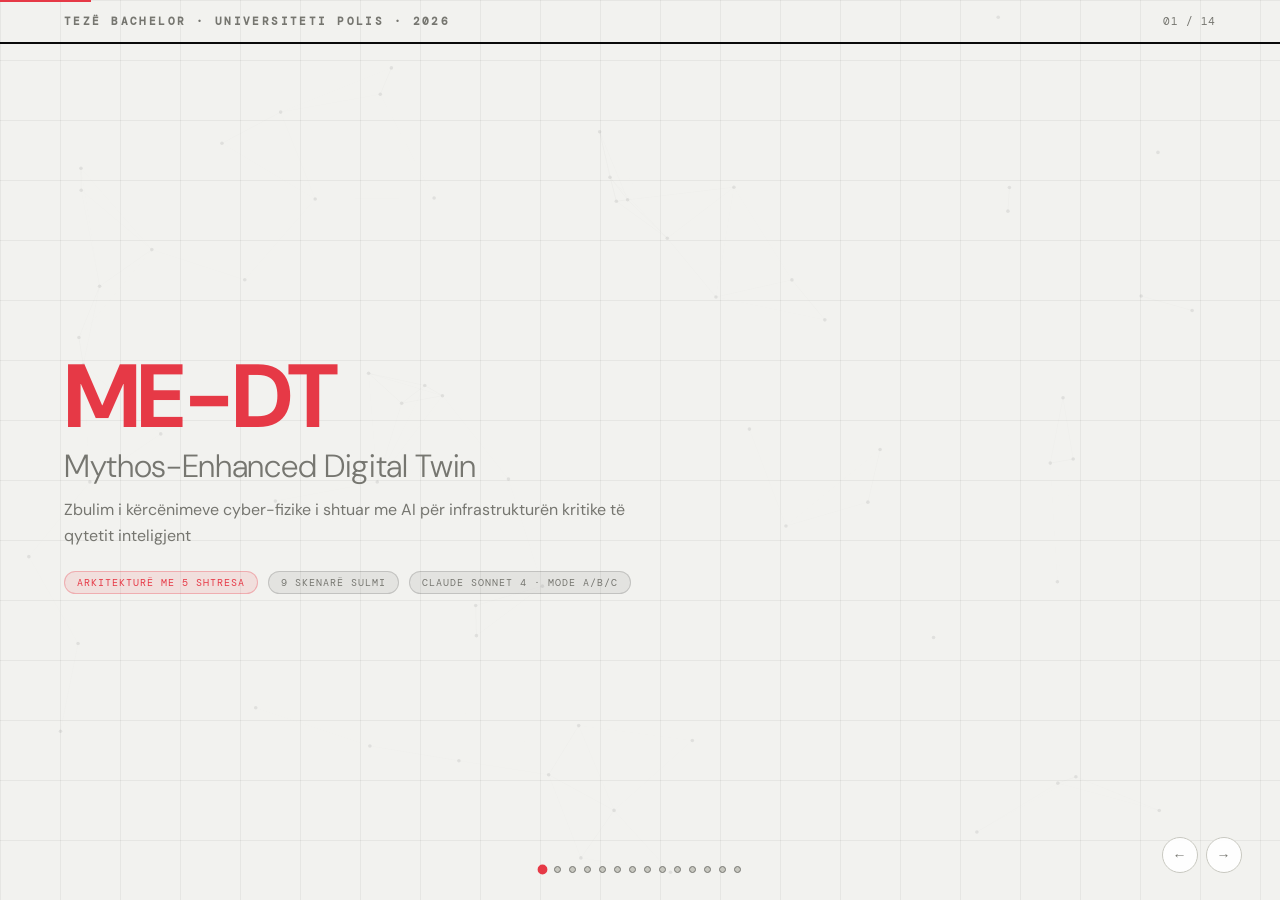
<file: Documents/twin/presentation.html>
<!DOCTYPE html>
<html lang="sq">
<head>
<meta charset="UTF-8">
<meta name="viewport" content="width=device-width, initial-scale=1.0">
<title>ME-DT · Mythos-Enhanced Digital Twin</title>
<link rel="preconnect" href="https://fonts.googleapis.com">
<link rel="preconnect" href="https://fonts.gstatic.com" crossorigin>
<link href="https://fonts.googleapis.com/css2?family=DM+Mono:ital,wght@0,300;0,400;0,500;1,400&family=DM+Sans:wght@300;400;500;600;700;800&display=swap" rel="stylesheet">
<style>
/* ══ TOKENS ══ */
:root {
  --bg:      #f2f2ef;
  --surface: #ecece6;
  --border:  #c8c8c0;
  --red:     #e63946;
  --text:    #0a0a0a;
  --muted:   #767670;
  --fh: 'DM Sans',  sans-serif;
  --fm: 'DM Mono',  monospace;
}

*, *::before, *::after { box-sizing: border-box; margin: 0; padding: 0; }

body {
  background: var(--bg);
  background-image:
    linear-gradient(rgba(0,0,0,.05) 1px, transparent 1px),
    linear-gradient(90deg, rgba(0,0,0,.05) 1px, transparent 1px);
  background-size: 60px 60px;
  color: var(--text);
  font-family: var(--fh);
  overflow: hidden;
  width: 100%; height: 100%;
}
html { width: 100%; height: 100%; }
.deck { width: 100vw; height: 100dvh; position: relative; overflow: hidden; }

/* ══ SLIDES ══ */
.slide {
  position: absolute; inset: 0;
  width: 100%; height: 100dvh; overflow: hidden;
  display: flex; flex-direction: column;
  justify-content: flex-start; align-items: stretch;
  opacity: 0; pointer-events: none;
  transition: opacity .52s cubic-bezier(.16,1,.3,1),
              transform .52s cubic-bezier(.16,1,.3,1);
  transform: translateY(28px);
}
.slide.active { opacity: 1; pointer-events: all; transform: none; }
.slide.exit   { opacity: 0; transform: translateY(-28px); }

/* ══ SLIDE HEAD ══ */
.slide-head {
  display: flex; justify-content: space-between; align-items: center;
  height: 44px; flex-shrink: 0;
  padding: 0 clamp(2rem,5vw,4rem);
  border-bottom: 2px solid var(--text);
  position: relative; z-index: 1;
}
.slide-cat {
  font-family: var(--fm); font-size: clamp(9px,1.1vw,11px);
  letter-spacing: 0.22em; text-transform: uppercase;
  color: var(--muted); font-weight: 600;
}
.slide-folio {
  font-family: var(--fm); font-size: clamp(9px,1.1vw,11px);
  letter-spacing: 0.05em; color: var(--muted);
}

/* ══ SLIDE BODY ══ */
.slide-body {
  flex: 1; overflow: hidden;
  padding: clamp(1.2rem,3vh,2.2rem) clamp(2rem,5vw,4rem);
  display: flex; flex-direction: column;
  position: relative; z-index: 1;
}

/* ══ REVEAL SYSTEM ══ */
[data-r] {
  opacity: 0;
  transition: opacity .7s cubic-bezier(.16,1,.3,1),
              transform .7s cubic-bezier(.16,1,.3,1);
}
[data-r="u"]  { transform: translateY(30px); }
[data-r="l"]  { transform: translateX(-30px); }
[data-r="r"]  { transform: translateX(30px); }
[data-r="s"]  { transform: scale(.85); }
[data-r="f"]  { transform: perspective(700px) rotateX(15deg) translateY(18px); transform-origin: top center; }
.slide.active [data-r] { opacity: 1; transform: none; }

[data-d="1"]  { transition-delay: .07s; }
[data-d="2"]  { transition-delay: .14s; }
[data-d="3"]  { transition-delay: .21s; }
[data-d="4"]  { transition-delay: .28s; }
[data-d="5"]  { transition-delay: .35s; }
[data-d="6"]  { transition-delay: .42s; }
[data-d="7"]  { transition-delay: .49s; }
[data-d="8"]  { transition-delay: .56s; }
[data-d="9"]  { transition-delay: .63s; }
[data-d="10"] { transition-delay: .70s; }
[data-d="11"] { transition-delay: .77s; }
[data-d="12"] { transition-delay: .84s; }

/* ══ KEYFRAMES ══ */
@keyframes pulseRing {
  0%,100% { box-shadow: 0 0 0 0 rgba(230,57,70,.2); }
  60%     { box-shadow: 0 0 0 16px rgba(230,57,70,0); }
}
@keyframes blink    { 0%,100%{opacity:1}50%{opacity:0} }
@keyframes scanLine { from{top:-2px;opacity:.8} to{top:102%;opacity:0} }
@keyframes redPulse { 0%,100%{box-shadow:2px 0 4px rgba(230,57,70,.3)} 50%{box-shadow:4px 0 14px rgba(230,57,70,.6)} }
@keyframes floatDot {
  0%   { top:-4px; opacity:0; }
  15%  { opacity:1; }
  85%  { opacity:1; }
  100% { top:calc(100% + 4px); opacity:0; }
}
@keyframes shimmerBar {
  from { left:-80%; }
  to   { left:120%; }
}

/* ══ NAV + PROGRESS ══ */
#progress {
  position: fixed; top: 0; left: 0; height: 2px;
  background: var(--red); z-index: 999;
  transition: width .4s cubic-bezier(.16,1,.3,1);
}
#nav {
  position: fixed; bottom: clamp(1rem,3vh,2rem); left: 50%;
  transform: translateX(-50%); display: flex; gap: 8px; z-index: 100;
}
.dot {
  width: 7px; height: 7px; border-radius: 50%;
  background: var(--border); border: 1px solid var(--muted);
  cursor: pointer; transition: background .25s, transform .25s;
}
.dot.on { background: var(--red); border-color: var(--red); transform: scale(1.4); }
#arrows {
  position: fixed; bottom: clamp(1rem,3vh,2rem); right: clamp(1rem,3vw,2.5rem);
  display: flex; gap: 8px; z-index: 100;
}
.arr {
  width: 36px; height: 36px; border: 1px solid var(--border); border-radius: 50%;
  background: rgba(255,255,255,.92); color: var(--muted); font-size: 14px;
  cursor: pointer; display: flex; align-items: center; justify-content: center;
  transition: border-color .2s, color .2s;
}
.arr:hover { border-color: var(--red); color: var(--red); }
.arr:focus-visible { outline: 2px solid var(--red); outline-offset: 2px; }
.dot:focus-visible { outline: 2px solid var(--red); outline-offset: 3px; }
#counter { display: none; }

/* ══ ATOMS ══ */
.label {
  font-family: var(--fm); font-size: clamp(11px,1.1vw,12px); color: var(--muted);
  letter-spacing: .22em; text-transform: uppercase;
  margin-bottom: clamp(.5rem,1.5vh,1rem); font-weight: 600;
}
h1 {
  font-family: var(--fh); font-size: clamp(2.2rem,5.5vw,5rem);
  font-weight: 800; line-height: 1.04; letter-spacing: -.03em;
}
h2 {
  font-family: var(--fh); font-size: clamp(1.4rem,3vw,2.8rem);
  font-weight: 700; line-height: 1.1; letter-spacing: -.01em;
}
h3 { font-family: var(--fh); font-size: clamp(.9rem,1.6vw,1.3rem); font-weight: 600; }
p.sub { font-size: clamp(.75rem,1.4vw,1rem); color: var(--muted); line-height: 1.6; max-width: 52ch; }
.red   { color: var(--red); }
.muted { color: var(--muted); }
.card {
  background: #fff; border: 1px solid var(--text); border-radius: 2px;
  padding: clamp(.8rem,2vw,1.4rem);
  transition: box-shadow .25s, transform .25s;
}
.card:hover { box-shadow: 3px 3px 0 rgba(0,0,0,.1); transform: translate(-1px,-1px); }
.card-head {
  font-family: var(--fm); font-size: clamp(11px,1vw,12px); letter-spacing: .14em;
  text-transform: uppercase; color: var(--muted); margin-bottom: .5rem;
}

/* ══ S1 TITLE ══ */
#s1 canvas { position: absolute; inset: 0; z-index: 0; opacity: .2; }
#s1 h1 { font-size: clamp(2.5rem,7vw,6.5rem); }

.badge-row { display: flex; gap: 10px; flex-wrap: wrap; margin-top: clamp(1rem,2.5vh,2rem); }
.badge { font-family: var(--fm); font-size: clamp(8px,1vw,10px); padding: 4px 12px; border-radius: 20px; letter-spacing: .1em; text-transform: uppercase; }
.badge-r { background: rgba(230,57,70,.1); border: 1px solid rgba(230,57,70,.3); color: var(--red); }
.badge-k { background: rgba(10,10,10,.06); border: 1px solid rgba(10,10,10,.15); color: var(--muted); }


/* ══ S2 PROBLEM ══ */
#s2 .s2g { display: grid; grid-template-columns: 1fr 1.3fr; gap: clamp(2rem,5vw,4rem); align-items: center; width: 100%; max-width: 1100px; }

/* ══ stA / stB TWIN CITY ══ */
.twin-grid {
  display: grid; grid-template-columns: 1fr 1fr 1fr;
  gap: 0; width: 100%; flex: 1; overflow: hidden;
  position: relative;
}
.twin-domain {
  display: flex; flex-direction: column; align-items: center;
  padding: clamp(.6rem,1.8vw,1.2rem) clamp(.8rem,2vw,1.6rem);
  position: relative;
}
.twin-domain + .twin-domain { border-left: 1px solid var(--border); }
.twin-domain-lbl {
  font-family: var(--fh); font-size: clamp(.6rem,1.1vw,.78rem); font-weight: 600;
  letter-spacing: .04em; margin-bottom: 3px; white-space: nowrap;
}
.twin-domain-spec {
  font-family: var(--fm); font-size: clamp(10px,.9vw,11px); color: var(--muted);
  letter-spacing: .06em; margin-bottom: clamp(.5rem,1.5vh,.9rem); white-space: nowrap;
}
.twin-svg-wrap { flex: 1; width: 100%; position: relative; }
.twin-svg-wrap svg { width: 100%; height: 100%; }
.twin-strip {
  font-family: var(--fm); font-size: clamp(10px,.85vw,11px); color: var(--muted);
  border-top: 1px solid var(--border); padding: 5px 0;
  width: 100%; text-align: center; letter-spacing: .05em; margin-top: clamp(.4rem,1vh,.6rem);
}
.twin-strip.alert { color: var(--red); border-top-color: rgba(230,57,70,.4); animation: blink 1.4s ease-in-out infinite; }
.twin-ann {
  position: absolute; font-family: var(--fm); font-size: clamp(9px,.8vw,10px);
  color: var(--muted); background: rgba(242,242,239,.88);
  border: 1px solid var(--border); padding: 2px 6px; border-radius: 2px;
  white-space: nowrap; pointer-events: none; line-height: 1.4;
}
.twin-ann.alert-ann {
  color: var(--red); border-color: rgba(230,57,70,.4);
  background: rgba(230,57,70,.06);
}
.twin-synth-badge {
  font-family: var(--fm); font-size: clamp(8px,.75vw,9px); letter-spacing: .15em;
  text-transform: uppercase; color: var(--muted);
  border: 1px dashed var(--muted); padding: 2px 8px; border-radius: 2px;
  opacity: .6; margin-bottom: 4px; align-self: flex-start;
}
.pulse-node {
  animation: pulseRing 1.6s ease-in-out infinite;
  border-radius: 50%;
}
/* inter-domain coupling overlay */
.twin-coupling {
  position: absolute; inset: 0; pointer-events: none; overflow: hidden;
}
/* ══ S3 ARCHITECTURE ══ */
.stack { display: flex; flex-direction: column; gap: 4px; width: 100%; max-width: 820px; margin: 0 auto; }
.layer-bar {
  display: grid; grid-template-columns: clamp(70px,9vw,90px) 1fr clamp(110px,16vw,170px);
  align-items: stretch; gap: 0;
  background: #fff; border: 1px solid var(--text);
  transition: box-shadow .25s, transform .2s;
  position: relative; overflow: hidden;
}
.layer-bar::before {
  content: ''; position: absolute; top: 0; left: -80%; width: 60%; height: 100%;
  background: linear-gradient(90deg, transparent, rgba(255,255,255,.65), transparent);
  transition: left .45s ease;
}
.layer-bar:hover::before { left: 130%; }
.layer-bar:hover { box-shadow: 3px 3px 0 rgba(0,0,0,.1); transform: translate(-1px,-1px); }
.ln    { font-family: var(--fm); font-size: clamp(9px,1.1vw,11px); color: var(--muted); display: flex; align-items: center; padding: clamp(8px,1.5vh,14px) clamp(10px,2vw,16px); border-right: 1px solid var(--border); }
.lname { font-family: var(--fh); font-size: clamp(.75rem,1.3vw,1rem); font-weight: 600; display: flex; align-items: center; padding: clamp(8px,1.5vh,14px) clamp(10px,2vw,16px); border-right: 1px solid var(--border); }
.ltech { font-family: var(--fm); font-size: clamp(10px,.95vw,11px); color: var(--muted); padding: clamp(8px,1.5vh,14px) clamp(10px,2vw,16px); display: flex; align-items: center; justify-content: flex-end; text-align: right; }
.l4 .lname { color: var(--red); }
.l4 .ln { background: rgba(230,57,70,.07); }

.flow-wrap {
  display: flex; align-items: center; justify-content: center;
  height: 14px; position: relative; overflow: visible;
  font-family: var(--fm); font-size: 11px; color: var(--border); gap: 8px;
}
.flow-wrap::before, .flow-wrap::after {
  content: ''; flex: 1; height: 1px; background: var(--border);
}
.flow-dot {
  width: 5px; height: 5px; border-radius: 50%; background: var(--red);
  opacity: 0; position: absolute; left: 50%; margin-left: -2.5px;
}
.slide.active .flow-dot { animation: floatDot 1.8s ease-in-out infinite; }
.slide.active .flow-dot:nth-child(2) { animation-delay: .6s; }
.slide.active .flow-dot:nth-child(3) { animation-delay: 1.2s; }

/* ══ S4 PHYSICS ══ */
#s4 .phy-grid { display: grid; grid-template-columns: 1fr 1fr; gap: clamp(1.5rem,4vw,3rem); align-items: center; width: 100%; max-width: 1100px; }
.phy-card {
  background: #fff; border: 1px solid var(--text); border-radius: 2px;
  padding: clamp(1rem,2.5vw,1.8rem);
  transition: transform .25s, box-shadow .25s;
}
.phy-card:hover { transform: translate(-1px,-1px); box-shadow: 3px 3px 0 rgba(0,0,0,.1); }
.phy-card h3 { margin-bottom: .5rem; }
.phy-card p  { font-size: clamp(.7rem,1.2vw,.85rem); color: var(--muted); margin-bottom: 1rem; }

/* ══ S5 DETECTION ══ */
#s5 .det { width: 100%; max-width: 900px; margin: 0 auto; }
.bar-row { display: grid; grid-template-columns: clamp(120px,18vw,180px) 1fr; align-items: center; gap: 14px; margin-bottom: clamp(8px,1.5vh,14px); }
.bar-label { font-family: var(--fm); font-size: clamp(11px,1vw,12px); color: var(--muted); text-align: right; }
.bar-track { height: clamp(14px,2.5vh,22px); background: rgba(0,0,0,.04); border: 1px solid var(--border); overflow: hidden; display: flex; gap: 2px; align-items: center; padding: 2px; position: relative; }
.bar-seg { height: 100%; transition: width 1.3s cubic-bezier(.16,1,.3,1); }
.bs-c { background: #b8b8b0; }
.bs-f { background: #6b6b63; }
.bs-m { background: var(--red); }
.bar-val { font-family: var(--fm); font-size: clamp(11px,1vw,12px); margin-left: 6px; white-space: nowrap; color: var(--muted); }
.legend-row { display: flex; gap: 20px; margin-top: 1.2rem; }
.leg { display: flex; align-items: center; gap: 7px; font-family: var(--fm); font-size: clamp(11px,1vw,12px); color: var(--muted); }
.ld  { width: 10px; height: 10px; }

/* ══ S6 MODES ══ */
.modes { display: grid; grid-template-columns: repeat(3,1fr); gap: clamp(.8rem,2vw,1.6rem); width: 100%; max-width: 1000px; }
.mode-card {
  background: #fff; border: 1px solid var(--text); border-top: 3px solid var(--text);
  padding: clamp(1rem,2.5vw,1.8rem);
  display: flex; flex-direction: column; gap: 10px;
  transition: transform .25s, box-shadow .25s;
}
.mode-card.mc { border-top-color: var(--red); }
.mode-card:hover { transform: translate(-1px,-2px); box-shadow: 3px 3px 0 rgba(0,0,0,.1); }
.mode-lbl { font-family: var(--fm); font-size: clamp(8px,1vw,10px); letter-spacing: .14em; color: var(--muted); }
.mode-ttl { font-family: var(--fh); font-size: clamp(.85rem,1.5vw,1.15rem); font-weight: 600; }
.mode-dsc { font-size: clamp(.65rem,1.1vw,.78rem); color: var(--muted); line-height: 1.55; flex: 1; }
.mode-trg { font-family: var(--fm); font-size: clamp(11px,1vw,12px); padding: 4px 10px; display: inline-block; background: rgba(10,10,10,.06); color: var(--muted); border: 1px solid rgba(10,10,10,.1); }
.mode-card.mc .mode-trg { background: rgba(230,57,70,.1); color: var(--red); border-color: rgba(230,57,70,.2); }

/* ══ S6 MODE ROWS ══ */
.mode-row {
  display: flex; align-items: stretch;
  background: #fff; border: 1px solid var(--text);
  transition: box-shadow .25s, transform .25s;
}
.mode-row:hover { box-shadow: 3px 3px 0 rgba(0,0,0,.1); transform: translate(-1px,-1px); }
.mode-row-id {
  display: flex; align-items: center; justify-content: center;
  padding: clamp(.5rem,1.2vh,.9rem) clamp(.5rem,1vw,.9rem);
  border-right: 1px solid var(--border); min-width: 32px;
}
.mode-row-id span { font-family: var(--fm); font-size: clamp(8px,1vw,10px); color: var(--muted); letter-spacing: .1em; }
.mode-row-id.alert-id { background: rgba(230,57,70,.07); }
.mode-row-id.alert-id span { color: var(--red); }
.mode-row-body { flex: 1; padding: clamp(.5rem,1.2vh,.9rem) clamp(.6rem,1.2vw,.9rem); }
.mode-row-title { font-family: var(--fh); font-size: clamp(.75rem,1.25vw,.96rem); font-weight: 600; margin-bottom: 2px; }
.mode-row-desc  { font-size: clamp(.58rem,.95vw,.7rem); color: var(--muted); line-height: 1.45; }
.mode-row-badge { display: flex; align-items: center; padding-right: clamp(.5rem,1vw,.9rem); }

/* S6 tier rows */
.tier-row {
  display: flex; align-items: center;
  gap: clamp(.5rem,1.1vw,.9rem);
  background: #fff; border: 1px solid var(--text);
  padding: clamp(.5rem,1.2vh,.9rem) clamp(.6rem,1.2vw,.9rem);
}
#s6 .tier-ring { width: clamp(30px,4vw,40px); height: clamp(30px,4vw,40px); flex-shrink: 0; font-size: clamp(6px,.8vw,8px); }
#s6 .tier-nm   { font-size: clamp(.7rem,1.15vw,.86rem); margin-bottom: 2px; }
#s6 .tier-act  { font-size: clamp(.56rem,.88vw,.7rem); }
#s6 .tier-thr  { white-space: nowrap; font-size: clamp(9px,.9vw,11px); }

/* ══ S7 ATTACKS ══ */
.atk-grid { display: grid; grid-template-columns: repeat(3,1fr); gap: clamp(.5rem,1.2vw,1rem); width: 100%; max-width: 1000px; }
.atk-card {
  background: #fff; border: 1px solid var(--text); padding: clamp(.6rem,1.5vw,1rem);
  transition: transform .2s, box-shadow .2s;
}
.atk-card:hover { transform: translate(-1px,-1px); box-shadow: 3px 3px 0 rgba(0,0,0,.1); }
.atk-card.xdm { border-color: rgba(230,57,70,.4); }
.atk-ico  { font-family: var(--fm); font-size: clamp(8px,1vw,10px); color: var(--red); font-weight: 700; letter-spacing: .05em; margin-bottom: 6px; }
.atk-name { font-family: var(--fh); font-size: clamp(.65rem,1.1vw,.82rem); font-weight: 600; line-height: 1.25; }
.atk-dom  { font-family: var(--fm); font-size: clamp(11px,1vw,12px); color: var(--muted); margin-top: 4px; }

/* ══ S8 TIERS ══ */
.tiers { display: grid; grid-template-columns: repeat(4,1fr); gap: clamp(.6rem,1.5vw,1.2rem); width: 100%; max-width: 1000px; }
.tier-card {
  background: #fff; border: 1px solid var(--text);
  padding: clamp(.8rem,2vw,1.4rem);
  display: flex; flex-direction: column; align-items: center; gap: 10px; text-align: center;
  transition: transform .25s;
}
.tier-ring {
  width: clamp(48px,7vw,70px); height: clamp(48px,7vw,70px); border-radius: 50%;
  border: 3px solid; display: flex; align-items: center; justify-content: center;
  font-family: var(--fm); font-size: clamp(8px,1.1vw,11px); font-weight: 700;
  transition: box-shadow 1s;
}
.t0 { border-color: var(--muted); color: var(--muted); }
.t1,.t2 { border-color: var(--text); color: var(--text); }
.t3 { border-color: var(--red); color: var(--red); }
.t0.lit,.t1.lit,.t2.lit { box-shadow: 3px 3px 0 rgba(0,0,0,.15); }
.t3.lit { box-shadow: 3px 3px 0 rgba(230,57,70,.35); animation: pulseRing 2s ease-in-out infinite; }
.tier-nm  { font-family: var(--fh); font-size: clamp(.7rem,1.2vw,.9rem); font-weight: 600; }
.tier-thr { font-family: var(--fm); font-size: clamp(11px,1vw,12px); color: var(--muted); }
.tier-act { font-size: clamp(.7rem,.95vw,.8rem); color: var(--muted); line-height: 1.45; }

/* ══ S9 RESULTS ══ */
#s9 .res { width: 100%; max-width: 900px; }
.ttd-row { display: grid; grid-template-columns: clamp(130px,20vw,200px) 1fr; align-items: center; gap: 12px; margin-bottom: 11px; }
.ttd-lbl  { font-family: var(--fm); font-size: clamp(11px,1vw,12px); color: var(--muted); text-align: right; line-height: 1.3; }
.ttd-bars { display: flex; flex-direction: column; gap: 3px; }
.tsw  { display: flex; align-items: center; gap: 8px; }
.tseg { height: clamp(8px,1.5vh,13px); width: 0; transition: width 1.2s cubic-bezier(.16,1,.3,1); min-width: 2px; }
.tc { background: #b8b8b0; }
.ti { background: #6b6b63; }
.tm { background: var(--red); }
.tval { font-family: var(--fm); font-size: clamp(11px,1vw,12px); color: var(--muted); white-space: nowrap; }
.ttd-row.win .ttd-lbl { color: var(--red); font-weight: 600; }
.ttd-row.win .tm { animation: redPulse 1.4s ease-in-out infinite; }
.rleg { display: flex; gap: 18px; margin-top: 1rem; }

/* ══ S10 CONTRIBUTIONS ══ */
.contrib { display: grid; grid-template-columns: repeat(4,1fr); gap: clamp(.5rem,1.2vw,1rem); width: 100%; max-width: 1100px; }
.contrib-card {
  background: #fff; border: 1px solid var(--text);
  padding: clamp(.8rem,2vw,1.2rem);
  display: flex; flex-direction: column; gap: 8px; align-items: flex-start;
  transition: transform .25s, box-shadow .25s;
}
.contrib-card:hover { transform: translate(-1px,-1px); box-shadow: 3px 3px 0 rgba(0,0,0,.1); }
.c-ico  { font-family: var(--fm); font-size: clamp(9px,1.1vw,11px); color: var(--red); font-weight: 700; letter-spacing: .05em; }
.c-body h3 { font-size: clamp(.7rem,1.2vw,.88rem); margin-bottom: 4px; }
.c-body p  { font-size: clamp(.62rem,.95vw,.76rem); color: var(--muted); line-height: 1.5; }

/* ══ S11 CLOSING ══ */
#s11 canvas { position: absolute; inset: 0; z-index: 0; opacity: .22; }
#s11 h1 { font-size: clamp(2.4rem,7vw,6rem); }
.repo-chip { font-family: var(--fm); font-size: clamp(9px,1.1vw,11px); padding: 6px 18px; background: rgba(230,57,70,.08); border: 1px solid rgba(230,57,70,.25); color: var(--red); letter-spacing: .08em; }

/* ══ S12 DEEP DIVE ══ */
#s12 .arch-grid { display: grid; grid-template-columns: 1fr 1fr; gap: clamp(1.5rem,4vw,2.5rem); align-items: start; width: 100%; max-width: 1100px; }
pre { background: #fff; border: 2px solid var(--text); padding: clamp(.8rem,2vw,1.3rem); font-family: var(--fm); font-size: clamp(11px,1vw,12px); line-height: 1.9; overflow: hidden; white-space: pre-wrap; }
.pipe-step { border: 1px solid var(--text); padding: 9px 13px; background: #fff; display: grid; grid-template-columns: 1fr auto; align-items: center; transition: transform .2s; }
.pipe-step:hover { transform: translateX(3px); }
.ps-g { border-top: 3px solid var(--border); }
.ps-d { border-top: 3px solid var(--text); }
.ps-r { border-top: 3px solid var(--red); }

/* ══ S13 ARMS RACE ══ */
#s13 .arms { width: 100%; max-width: 1050px; margin: 0 auto; }
.race-grid { display: grid; grid-template-columns: 1fr 52px 1fr; align-items: end; margin-bottom: clamp(.8rem,2vh,1.2rem); }
.race-side { display: flex; flex-direction: column; gap: 6px; }
.race-card { padding: 8px 12px; border: 1px solid; transition: transform .2s; }
.race-card:hover { transform: scale(1.015); }
.rc-a     { text-align: right; border-color: rgba(0,0,0,.1); background: rgba(0,0,0,.03); }
.rc-a.hi  { border-color: rgba(0,0,0,.25); background: rgba(0,0,0,.08); }
.rc-d     { border-color: rgba(0,0,0,.1); background: rgba(0,0,0,.03); }
.rc-d.hi  { border-color: rgba(0,0,0,.25); background: rgba(0,0,0,.08); }
.key-box  { background: var(--surface); border: 1px solid var(--text); padding: clamp(.7rem,1.5vw,1rem); display: flex; align-items: center; gap: 14px; width: 100%; }

/* ══ S14 IMPLEMENTATION ══ */
#s14 .impl-grid { display: grid; grid-template-columns: 1.15fr 1fr; gap: clamp(1.5rem,3.5vw,2.5rem); align-items: start; width: 100%; max-width: 1120px; }
.dash-wrap { border: 1px solid var(--border); border-radius: 2px; overflow: hidden; position: relative; }
.dash-scan {
  position: absolute; left: 0; right: 0; height: 2px;
  background: linear-gradient(90deg, transparent, rgba(0,212,255,.4), transparent);
  animation: scanLine 3s linear infinite;
}

/* ══ REDUCED MOTION ══ */
@media (prefers-reduced-motion: reduce) {
  .slide          { transition: opacity .2s; transform: none !important; }
  [data-r]        { transition: opacity .15s; transform: none !important; }
  .bar-seg, .tseg { transition: width .1s; }
  .tier-ring      { animation: none !important; }
  .flow-dot       { animation: none !important; }
  .dash-scan      { animation: none !important; }
  .ttd-row.win .tm{ animation: none !important; }
}
</style>
</head>
<body>
<div id="progress" role="progressbar" aria-valuemin="1" aria-valuemax="15" aria-valuenow="1" aria-label="Progresi i sllajdit"></div>
<div class="deck" id="deck">

<!-- ══ SLIDE 1: TITLE ══ -->
<section class="slide active" id="s1">
  <canvas id="c1"></canvas>
  <div class="slide-head">
    <span class="slide-cat">Tezë Bachelor · Universiteti Polis · 2026</span>
    <span class="slide-folio">01 / 14</span>
  </div>
  <div class="slide-body" style="justify-content:center">
    <h1 data-r="u" data-d="1"><span class="red">ME-DT</span></h1>
    <h2 id="s1-sub" style="font-weight:300;letter-spacing:-.01em;color:var(--muted);font-size:clamp(1rem,2.5vw,2rem);margin-top:.4rem" data-r="u" data-d="2">Mythos-Enhanced Digital Twin</h2>
    <p class="sub" style="margin-top:.8rem" data-r="u" data-d="3">Zbulim i kërcënimeve cyber-fizike i shtuar me AI për infrastrukturën kritike të qytetit inteligjent</p>
    <div class="badge-row" data-r="u" data-d="4">
      <span class="badge badge-r">Arkitekturë me 5 Shtresa</span>
      <span class="badge badge-k">9 Skenarë Sulmi</span>
      <span class="badge badge-k">Claude Sonnet 4 · Mode A/B/C</span>
    </div>
  </div>
</section>

<!-- ══ SLIDE 2: PROBLEM ══ -->
<section class="slide" id="s2">
  <div class="slide-head">
    <span class="slide-cat">Sfida</span>
    <span class="slide-folio">02 / 14</span>
  </div>
  <div class="slide-body">
  <h2 data-r="u" data-d="1">Qytetet inteligjente fshehojnë <span class="red">rreziqe në kaskadë</span></h2>
  <div class="s2g">
    <div>
      <p class="sub" style="margin-bottom:1.2rem" data-r="l" data-d="2">Rrjetat e ujit, energjisë dhe trafikut janë thellësisht të ndërvarsura. Një anomali e vetme në një domain mund të shkaktojë dështime të heshtura në të tjerat — shpesh të pazbuluara deri kur bëhet katastrofike.</p>
      <div style="display:flex;flex-direction:column;gap:8px">
        <div class="card" data-r="l" data-d="3">
          <div class="card-head">Boshllëku Fizik</div>
          <p style="font-size:clamp(.65rem,1.1vw,.78rem);color:var(--muted)">Detektorët statistikorë humbasin sulmet e ngadalta që qëndrojnë nën pragjet σ</p>
        </div>
        <div class="card" data-r="l" data-d="4">
          <div class="card-head">Boshllëku i Kontekstit</div>
          <p style="font-size:clamp(.65rem,1.1vw,.78rem);color:var(--muted)">Sistemet e bazuara në rregulla nuk mund të arsyetojnë nëpër kufij domainesh njëkohësisht</p>
        </div>
        <div class="card" data-r="l" data-d="5">
          <div class="card-head">Boshllëku i Reagimit</div>
          <p style="font-size:clamp(.65rem,1.1vw,.78rem);color:var(--muted)">Radhët e aprovimit njerëzore vonojnë kontrollin me minuta deri me orë</p>
        </div>
      </div>
    </div>
    <div data-r="r" data-d="3">
      <svg viewBox="0 0 320 260" fill="none" xmlns="http://www.w3.org/2000/svg" style="width:100%;height:auto">
        <circle cx="160" cy="80" r="55" fill="rgba(45,212,191,.06)" stroke="rgba(45,212,191,.4)" stroke-width="1.5"/>
        <text x="160" y="75" text-anchor="middle" fill="#2dd4bf" font-family="Space Mono" font-size="9" letter-spacing="1">WATER</text>
        <text x="160" y="88" text-anchor="middle" fill="#6b7c93" font-family="Space Mono" font-size="7">97 nodes · WNTR</text>
        <circle cx="80"  cy="195" r="50" fill="rgba(255,200,64,.06)" stroke="rgba(255,200,64,.35)" stroke-width="1.5"/>
        <text x="80" y="190" text-anchor="middle" fill="#ffc840" font-family="Space Mono" font-size="9" letter-spacing="1">POWER</text>
        <text x="80" y="203" text-anchor="middle" fill="#6b7c93" font-family="Space Mono" font-size="7">33 buses · IEEE</text>
        <circle cx="240" cy="195" r="50" fill="rgba(168,85,247,.06)" stroke="rgba(168,85,247,.35)" stroke-width="1.5"/>
        <text x="240" y="190" text-anchor="middle" fill="#a855f7" font-family="Space Mono" font-size="9" letter-spacing="1">TRAFFIC</text>
        <text x="240" y="203" text-anchor="middle" fill="#6b7c93" font-family="Space Mono" font-size="7">rrjedhë sintetike</text>
        <path d="M130,130 Q110,162 113,165" stroke="rgba(255,51,85,.6)" stroke-width="1.5" stroke-dasharray="4 3">
          <animate attributeName="stroke-dashoffset" values="0;-14;0" dur="2s" repeatCount="indefinite"/>
        </path>
        <path d="M190,130 Q210,162 207,165" stroke="rgba(255,51,85,.6)" stroke-width="1.5" stroke-dasharray="4 3">
          <animate attributeName="stroke-dashoffset" values="0;-14;0" dur="2.3s" repeatCount="indefinite"/>
        </path>
        <path d="M130,200 Q160,218 190,200" stroke="rgba(255,51,85,.6)" stroke-width="1.5" stroke-dasharray="4 3">
          <animate attributeName="stroke-dashoffset" values="0;-14;0" dur="1.9s" repeatCount="indefinite"/>
        </path>
        <circle cx="160" cy="175" r="12" fill="rgba(255,51,85,.15)" stroke="rgba(255,51,85,.7)" stroke-width="1.5">
          <animate attributeName="r" values="12;22;12" dur="2.4s" repeatCount="indefinite"/>
          <animate attributeName="opacity" values="1;.25;1" dur="2.4s" repeatCount="indefinite"/>
        </circle>
        <text x="160" y="179" text-anchor="middle" fill="#ff3355" font-family="Space Mono" font-size="7" font-weight="bold">CASCADE</text>
        <circle r="3.5" fill="#2dd4bf" opacity=".9">
          <animateMotion path="M160,132 Q120,165 130,180" dur="3s" repeatCount="indefinite"/>
        </circle>
        <circle r="3.5" fill="#ffc840" opacity=".9">
          <animateMotion path="M160,132 Q200,165 190,180" dur="3.4s" repeatCount="indefinite"/>
        </circle>
      </svg>
    </div>
  </div>
  </div>
</section>

<!-- ══ SLIDE stA: TWIN CITY — PHYSICAL ══ -->
<section class="slide" id="stA">
  <div class="slide-head">
    <span class="slide-cat">Qyteti Fizik · Infrastruktura</span>
    <span class="slide-folio">03 / 14</span>
  </div>
  <div class="slide-body" style="padding-top:clamp(.6rem,1.5vh,1rem);">
    <h2 data-r="u" data-d="1" style="margin-bottom:clamp(.5rem,1.5vh,1rem);">
      Tre sisteme, një qytet i lidhur
    </h2>
    <div class="twin-grid" style="position:relative;">
      <!-- COUPLING OVERLAY — red inter-domain edges crossing column gaps -->
      <svg class="twin-coupling" viewBox="0 0 900 420" preserveAspectRatio="none" aria-hidden="true" data-r="f" data-d="8">
        <!-- Water → Power coupling (cross-column) -->
        <line x1="298" y1="155" x2="302" y2="145" stroke="rgba(230,57,70,.22)" stroke-width="1.2" stroke-dasharray="4 3"/>
        <line x1="298" y1="255" x2="302" y2="265" stroke="rgba(230,57,70,.22)" stroke-width="1.2" stroke-dasharray="4 3"/>
        <!-- Power → Traffic coupling -->
        <line x1="598" y1="160" x2="602" y2="170" stroke="rgba(230,57,70,.22)" stroke-width="1.2" stroke-dasharray="4 3"/>
        <line x1="598" y1="290" x2="602" y2="280" stroke="rgba(230,57,70,.22)" stroke-width="1.2" stroke-dasharray="4 3"/>
      </svg>

      <!-- ── WATER ── -->
      <div class="twin-domain" data-r="u" data-d="2">
        <div class="twin-domain-lbl" style="color:#2dd4bf;">Rrjeti i Ujit</div>
        <div class="twin-domain-spec">97 nyje · WNTR</div>
        <div class="twin-svg-wrap">
          <svg viewBox="0 0 280 340" fill="none" xmlns="http://www.w3.org/2000/svg" aria-label="Water network topology">
            <!-- pipes -->
            <line x1="50" y1="40" x2="110" y2="80" stroke="#2dd4bf" stroke-width="1.4" opacity=".55"/>
            <line x1="110" y1="80" x2="180" y2="60" stroke="#2dd4bf" stroke-width="1.4" opacity=".55"/>
            <line x1="110" y1="80" x2="120" y2="150" stroke="#2dd4bf" stroke-width="1.8" opacity=".65"/>
            <line x1="120" y1="150" x2="60" y2="200" stroke="#2dd4bf" stroke-width="1.4" opacity=".55"/>
            <line x1="120" y1="150" x2="200" y2="160" stroke="#2dd4bf" stroke-width="1.8" opacity=".65"/>
            <line x1="200" y1="160" x2="240" y2="110" stroke="#2dd4bf" stroke-width="1.2" opacity=".45"/>
            <line x1="200" y1="160" x2="220" y2="230" stroke="#2dd4bf" stroke-width="1.4" opacity=".55"/>
            <line x1="60" y1="200" x2="40" y2="280" stroke="#2dd4bf" stroke-width="1.2" opacity=".45"/>
            <line x1="60" y1="200" x2="140" y2="270" stroke="#2dd4bf" stroke-width="1.4" opacity=".55"/>
            <line x1="140" y1="270" x2="220" y2="230" stroke="#2dd4bf" stroke-width="1.4" opacity=".55"/>
            <line x1="220" y1="230" x2="250" y2="310" stroke="#2dd4bf" stroke-width="1.2" opacity=".45"/>
            <!-- secondary connections -->
            <line x1="180" y1="60" x2="240" y2="110" stroke="#2dd4bf" stroke-width="1" opacity=".3"/>
            <line x1="40" y1="280" x2="140" y2="270" stroke="#2dd4bf" stroke-width="1" opacity=".3"/>
            <!-- reservoir source -->
            <rect x="38" y="28" width="24" height="20" rx="2" fill="none" stroke="#2dd4bf" stroke-width="1.8" opacity=".8"/>
            <line x1="50" y1="48" x2="50" y2="40" stroke="#2dd4bf" stroke-width="1.4"/>
            <!-- nodes — junction style -->
            <circle cx="110" cy="80"  r="4.5" fill="#2dd4bf" opacity=".85"/>
            <circle cx="180" cy="60"  r="3.5" fill="#2dd4bf" opacity=".6"/>
            <circle cx="120" cy="150" r="5"   fill="#2dd4bf" opacity=".9" id="wj1"/>
            <circle cx="60"  cy="200" r="4"   fill="#2dd4bf" opacity=".75"/>
            <circle cx="200" cy="160" r="5"   fill="#2dd4bf" opacity=".85"/>
            <circle cx="240" cy="110" r="3"   fill="#2dd4bf" opacity=".5"/>
            <circle cx="220" cy="230" r="4.5" fill="#2dd4bf" opacity=".75"/>
            <circle cx="40"  cy="280" r="3.5" fill="#2dd4bf" opacity=".55"/>
            <circle cx="140" cy="270" r="4"   fill="#2dd4bf" opacity=".7"/>
            <circle cx="250" cy="310" r="3"   fill="#2dd4bf" opacity=".5"/>
            <!-- demand node labels (tiny, muted) -->
            <text x="126" y="148" font-family="DM Mono" font-size="7" fill="#767670">J1</text>
            <text x="207" y="158" font-family="DM Mono" font-size="7" fill="#767670">J2</text>
            <text x="65"  y="198" font-family="DM Mono" font-size="7" fill="#767670">J3</text>
          </svg>
        </div>
        <div class="twin-strip">p: — bar &nbsp;|&nbsp; normale</div>
      </div>

      <!-- ── POWER ── -->
      <div class="twin-domain" data-r="u" data-d="3">
        <div class="twin-domain-lbl" style="color:#ffc840;">Rrjeti Elektrik</div>
        <div class="twin-domain-spec">33 autobusë · IEEE 33bw</div>
        <div class="twin-svg-wrap">
          <svg viewBox="0 0 280 340" fill="none" xmlns="http://www.w3.org/2000/svg" aria-label="Power grid IEEE 33-bus topology">
            <!-- main feeder (radial) -->
            <line x1="30"  y1="50"  x2="80"  y2="50"  stroke="#ffc840" stroke-width="1.8" opacity=".7"/>
            <line x1="80"  y1="50"  x2="130" y2="50"  stroke="#ffc840" stroke-width="1.8" opacity=".7"/>
            <line x1="130" y1="50"  x2="180" y2="50"  stroke="#ffc840" stroke-width="1.8" opacity=".7"/>
            <line x1="180" y1="50"  x2="230" y2="50"  stroke="#ffc840" stroke-width="1.6" opacity=".6"/>
            <!-- branch 1 -->
            <line x1="80"  y1="50"  x2="80"  y2="130" stroke="#ffc840" stroke-width="1.4" opacity=".55"/>
            <line x1="80"  y1="130" x2="80"  y2="210" stroke="#ffc840" stroke-width="1.2" opacity=".45"/>
            <line x1="80"  y1="210" x2="80"  y2="290" stroke="#ffc840" stroke-width="1.1" opacity=".4"/>
            <!-- branch 2 -->
            <line x1="130" y1="50"  x2="130" y2="130" stroke="#ffc840" stroke-width="1.4" opacity=".55"/>
            <line x1="130" y1="130" x2="130" y2="210" stroke="#ffc840" stroke-width="1.2" opacity=".45"/>
            <!-- branch 3 -->
            <line x1="180" y1="50"  x2="180" y2="130" stroke="#ffc840" stroke-width="1.4" opacity=".55"/>
            <line x1="180" y1="130" x2="180" y2="210" stroke="#ffc840" stroke-width="1.2" opacity=".45"/>
            <!-- tie lines (normally open, dashed) -->
            <line x1="80"  y1="130" x2="130" y2="130" stroke="#ffc840" stroke-width=".8" stroke-dasharray="4 3" opacity=".4"/>
            <line x1="130" y1="210" x2="180" y2="210" stroke="#ffc840" stroke-width=".8" stroke-dasharray="4 3" opacity=".4"/>
            <!-- substation -->
            <rect x="14" y="38" width="26" height="24" rx="1" fill="none" stroke="#ffc840" stroke-width="2" opacity=".9"/>
            <text x="17" y="54" font-family="DM Mono" font-size="7" fill="#ffc840" opacity=".9">SS</text>
            <!-- buses -->
            <circle cx="80"  cy="50"  r="4" fill="#ffc840" opacity=".85"/>
            <circle cx="130" cy="50"  r="4" fill="#ffc840" opacity=".85"/>
            <circle cx="180" cy="50"  r="4" fill="#ffc840" opacity=".85"/>
            <circle cx="230" cy="50"  r="3.5" fill="#ffc840" opacity=".7"/>
            <circle cx="80"  cy="130" r="4" fill="#ffc840" opacity=".75"/>
            <circle cx="130" cy="130" r="4" fill="#ffc840" opacity=".75"/>
            <circle cx="180" cy="130" r="4" fill="#ffc840" opacity=".75"/>
            <circle cx="80"  cy="210" r="3.5" fill="#ffc840" opacity=".6"/>
            <circle cx="130" cy="210" r="3.5" fill="#ffc840" opacity=".6"/>
            <circle cx="180" cy="210" r="3.5" fill="#ffc840" opacity=".6"/>
            <circle cx="80"  cy="290" r="3"   fill="#ffc840" opacity=".5"/>
            <!-- bus labels -->
            <text x="85"  y="48"  font-family="DM Mono" font-size="7" fill="#767670">B2</text>
            <text x="135" y="48"  font-family="DM Mono" font-size="7" fill="#767670">B6</text>
            <text x="185" y="48"  font-family="DM Mono" font-size="7" fill="#767670">B14</text>
            <text x="85"  y="128" font-family="DM Mono" font-size="7" fill="#767670">B19</text>
          </svg>
        </div>
        <div class="twin-strip">vm_pu: — &nbsp;|&nbsp; normale</div>
      </div>

      <!-- ── TRAFFIC ── -->
      <div class="twin-domain" data-r="u" data-d="4">
        <div class="twin-synth-badge">Sintetike</div>
        <div class="twin-domain-lbl" style="color:#a855f7;">Rrjedha e Trafikut</div>
        <div class="twin-domain-spec">rrjedhë sintetike · SUMO</div>
        <div class="twin-svg-wrap">
          <svg viewBox="0 0 280 320" fill="none" xmlns="http://www.w3.org/2000/svg" aria-label="Synthetic traffic flow network">
            <!-- road segments -->
            <line x1="140" y1="30"  x2="140" y2="100" stroke="#a855f7" stroke-width="2.2" opacity=".6"/>
            <line x1="140" y1="100" x2="60"  y2="170" stroke="#a855f7" stroke-width="1.8" opacity=".55"/>
            <line x1="140" y1="100" x2="220" y2="170" stroke="#a855f7" stroke-width="1.8" opacity=".55"/>
            <line x1="60"  y1="170" x2="60"  y2="260" stroke="#a855f7" stroke-width="1.5" opacity=".5"/>
            <line x1="220" y1="170" x2="220" y2="260" stroke="#a855f7" stroke-width="1.5" opacity=".5"/>
            <line x1="60"  y1="260" x2="140" y2="300" stroke="#a855f7" stroke-width="1.5" opacity=".5"/>
            <line x1="220" y1="260" x2="140" y2="300" stroke="#a855f7" stroke-width="1.5" opacity=".5"/>
            <line x1="60"  y1="170" x2="140" y2="200" stroke="#a855f7" stroke-width="1.2" opacity=".4"/>
            <line x1="220" y1="170" x2="140" y2="200" stroke="#a855f7" stroke-width="1.2" opacity=".4"/>
            <!-- intersections -->
            <circle cx="140" cy="30"  r="4.5" fill="#a855f7" opacity=".8"/>
            <circle cx="140" cy="100" r="6"   fill="#a855f7" opacity=".9"/>
            <circle cx="60"  cy="170" r="5"   fill="#a855f7" opacity=".8"/>
            <circle cx="220" cy="170" r="5"   fill="#a855f7" opacity=".8"/>
            <circle cx="140" cy="200" r="4"   fill="#a855f7" opacity=".65"/>
            <circle cx="60"  cy="260" r="4.5" fill="#a855f7" opacity=".7"/>
            <circle cx="220" cy="260" r="4.5" fill="#a855f7" opacity=".7"/>
            <circle cx="140" cy="300" r="4"   fill="#a855f7" opacity=".6"/>
            <!-- intersection labels -->
            <text x="147" y="98"  font-family="DM Mono" font-size="7" fill="#767670">I1</text>
            <text x="67"  y="168" font-family="DM Mono" font-size="7" fill="#767670">I2</text>
            <text x="227" y="168" font-family="DM Mono" font-size="7" fill="#767670">I3</text>
          </svg>
        </div>
        <div class="twin-strip">flow: — L/s &nbsp;|&nbsp; normale</div>
      </div>
    </div><!-- /.twin-grid -->
  </div>
</section>

<!-- ══ SLIDE stB: TWIN CITY — DIGITAL ══ -->
<section class="slide" id="stB">
  <div class="slide-head">
    <span class="slide-cat">Binjakë Dixhital · Gjendja e Simuluar</span>
    <span class="slide-folio">04 / 14</span>
  </div>
  <div class="slide-body" style="padding-top:clamp(.6rem,1.5vh,1rem);">
    <h2 data-r="u" data-d="1" style="margin-bottom:clamp(.5rem,1.5vh,1rem);">
      Çdo sinjal fizik, një gjendje dixhitale
    </h2>
    <div class="twin-grid" style="position:relative;">
      <!-- COUPLING OVERLAY -->
      <svg class="twin-coupling" viewBox="0 0 900 420" preserveAspectRatio="none" aria-hidden="true" data-r="f" data-d="8">
        <line x1="298" y1="155" x2="302" y2="145" stroke="rgba(230,57,70,.22)" stroke-width="1.2" stroke-dasharray="4 3"/>
        <line x1="298" y1="255" x2="302" y2="265" stroke="rgba(230,57,70,.22)" stroke-width="1.2" stroke-dasharray="4 3"/>
        <line x1="598" y1="160" x2="602" y2="170" stroke="rgba(230,57,70,.22)" stroke-width="1.2" stroke-dasharray="4 3"/>
        <line x1="598" y1="290" x2="602" y2="280" stroke="rgba(230,57,70,.22)" stroke-width="1.2" stroke-dasharray="4 3"/>
      </svg>

      <!-- ── WATER (digital, with anomaly) ── -->
      <div class="twin-domain" data-r="u" data-d="2" style="position:relative;">
        <div class="twin-domain-lbl" style="color:#2dd4bf;">Rrjeti i Ujit</div>
        <div class="twin-domain-spec">97 nyje · WNTR</div>
        <div class="twin-svg-wrap" style="position:relative;">
          <!-- annotations — staggered reveals -->
          <span class="twin-ann" style="top:18%;left:46%;" data-r="l" data-d="3">p: 0.91 bar</span>
          <span class="twin-ann" style="top:47%;left:5%;" data-r="l" data-d="5">flow: 14.2 L/s</span>
          <span class="twin-ann alert-ann" style="top:38%;left:36%;" data-r="r" data-d="6">ALERT · J1</span>
          <svg viewBox="0 0 280 340" fill="none" xmlns="http://www.w3.org/2000/svg" aria-label="Water digital twin with anomaly at junction 1">
            <line x1="50" y1="40" x2="110" y2="80" stroke="#2dd4bf" stroke-width="1.4" opacity=".45"/>
            <line x1="110" y1="80" x2="180" y2="60" stroke="#2dd4bf" stroke-width="1.4" opacity=".45"/>
            <line x1="110" y1="80" x2="120" y2="150" stroke="#2dd4bf" stroke-width="1.8" opacity=".55"/>
            <line x1="120" y1="150" x2="60"  y2="200" stroke="#2dd4bf" stroke-width="1.4" opacity=".45"/>
            <line x1="120" y1="150" x2="200" y2="160" stroke="#2dd4bf" stroke-width="1.8" opacity=".55"/>
            <line x1="200" y1="160" x2="240" y2="110" stroke="#2dd4bf" stroke-width="1.2" opacity=".35"/>
            <line x1="200" y1="160" x2="220" y2="230" stroke="#2dd4bf" stroke-width="1.4" opacity=".45"/>
            <line x1="60"  y1="200" x2="40"  y2="280" stroke="#2dd4bf" stroke-width="1.2" opacity=".35"/>
            <line x1="60"  y1="200" x2="140" y2="270" stroke="#2dd4bf" stroke-width="1.4" opacity=".45"/>
            <line x1="140" y1="270" x2="220" y2="230" stroke="#2dd4bf" stroke-width="1.4" opacity=".45"/>
            <line x1="220" y1="230" x2="250" y2="310" stroke="#2dd4bf" stroke-width="1.2" opacity=".35"/>
            <line x1="180" y1="60"  x2="240" y2="110" stroke="#2dd4bf" stroke-width="1" opacity=".2"/>
            <line x1="40"  y1="280" x2="140" y2="270" stroke="#2dd4bf" stroke-width="1" opacity=".2"/>
            <rect x="38" y="28" width="24" height="20" rx="2" fill="none" stroke="#2dd4bf" stroke-width="1.8" opacity=".7"/>
            <line x1="50" y1="48" x2="50" y2="40" stroke="#2dd4bf" stroke-width="1.4"/>
            <!-- normal nodes -->
            <circle cx="110" cy="80"  r="4.5" fill="#2dd4bf" opacity=".7"/>
            <circle cx="180" cy="60"  r="3.5" fill="#2dd4bf" opacity=".5"/>
            <!-- ANOMALY NODE J1 — alert red pulse ring -->
            <circle cx="120" cy="150" r="6"   fill="rgba(230,57,70,.15)" stroke="#e63946" stroke-width="2"/>
            <circle cx="120" cy="150" r="3"   fill="#e63946"/>
            <circle cx="60"  cy="200" r="4"   fill="#2dd4bf" opacity=".65"/>
            <circle cx="200" cy="160" r="5"   fill="#2dd4bf" opacity=".75"/>
            <circle cx="240" cy="110" r="3"   fill="#2dd4bf" opacity=".4"/>
            <circle cx="220" cy="230" r="4.5" fill="#2dd4bf" opacity=".65"/>
            <circle cx="40"  cy="280" r="3.5" fill="#2dd4bf" opacity=".45"/>
            <circle cx="140" cy="270" r="4"   fill="#2dd4bf" opacity=".6"/>
            <circle cx="250" cy="310" r="3"   fill="#2dd4bf" opacity=".4"/>
            <text x="126" y="148" font-family="DM Mono" font-size="7" fill="#e63946" font-weight="600">J1</text>
            <text x="207" y="158" font-family="DM Mono" font-size="7" fill="#767670">J2</text>
            <text x="65"  y="198" font-family="DM Mono" font-size="7" fill="#767670">J3</text>
          </svg>
        </div>
        <div class="twin-strip alert" data-r="u" data-d="9">confidence: 0.94 | ALARM · junction_1</div>
      </div>

      <!-- ── POWER (digital) ── -->
      <div class="twin-domain" data-r="u" data-d="3" style="position:relative;">
        <div class="twin-domain-lbl" style="color:#ffc840;">Rrjeti Elektrik</div>
        <div class="twin-domain-spec">33 autobusë · IEEE 33bw</div>
        <div class="twin-svg-wrap" style="position:relative;">
          <span class="twin-ann" style="top:10%;left:32%;" data-r="r" data-d="4">vm_pu: 0.98</span>
          <span class="twin-ann" style="top:35%;left:30%;" data-r="r" data-d="7">vm_pu: 0.95</span>
          <svg viewBox="0 0 280 340" fill="none" xmlns="http://www.w3.org/2000/svg" aria-label="Power grid digital twin state">
            <line x1="30"  y1="50"  x2="80"  y2="50"  stroke="#ffc840" stroke-width="1.8" opacity=".6"/>
            <line x1="80"  y1="50"  x2="130" y2="50"  stroke="#ffc840" stroke-width="1.8" opacity=".6"/>
            <line x1="130" y1="50"  x2="180" y2="50"  stroke="#ffc840" stroke-width="1.8" opacity=".6"/>
            <line x1="180" y1="50"  x2="230" y2="50"  stroke="#ffc840" stroke-width="1.6" opacity=".5"/>
            <line x1="80"  y1="50"  x2="80"  y2="130" stroke="#ffc840" stroke-width="1.4" opacity=".5"/>
            <line x1="80"  y1="130" x2="80"  y2="210" stroke="#ffc840" stroke-width="1.2" opacity=".4"/>
            <line x1="80"  y1="210" x2="80"  y2="290" stroke="#ffc840" stroke-width="1.1" opacity=".35"/>
            <line x1="130" y1="50"  x2="130" y2="130" stroke="#ffc840" stroke-width="1.4" opacity=".5"/>
            <line x1="130" y1="130" x2="130" y2="210" stroke="#ffc840" stroke-width="1.2" opacity=".4"/>
            <line x1="180" y1="50"  x2="180" y2="130" stroke="#ffc840" stroke-width="1.4" opacity=".5"/>
            <line x1="180" y1="130" x2="180" y2="210" stroke="#ffc840" stroke-width="1.2" opacity=".4"/>
            <line x1="80"  y1="130" x2="130" y2="130" stroke="#ffc840" stroke-width=".8" stroke-dasharray="4 3" opacity=".35"/>
            <line x1="130" y1="210" x2="180" y2="210" stroke="#ffc840" stroke-width=".8" stroke-dasharray="4 3" opacity=".35"/>
            <rect x="14" y="38" width="26" height="24" rx="1" fill="none" stroke="#ffc840" stroke-width="2" opacity=".8"/>
            <text x="17" y="54" font-family="DM Mono" font-size="7" fill="#ffc840" opacity=".9">SS</text>
            <circle cx="80"  cy="50"  r="4"   fill="#ffc840" opacity=".8"/>
            <circle cx="130" cy="50"  r="4"   fill="#ffc840" opacity=".8"/>
            <circle cx="180" cy="50"  r="4"   fill="#ffc840" opacity=".8"/>
            <circle cx="230" cy="50"  r="3.5" fill="#ffc840" opacity=".65"/>
            <circle cx="80"  cy="130" r="4"   fill="#ffc840" opacity=".7"/>
            <circle cx="130" cy="130" r="4"   fill="#ffc840" opacity=".7"/>
            <circle cx="180" cy="130" r="4"   fill="#ffc840" opacity=".7"/>
            <circle cx="80"  cy="210" r="3.5" fill="#ffc840" opacity=".55"/>
            <circle cx="130" cy="210" r="3.5" fill="#ffc840" opacity=".55"/>
            <circle cx="180" cy="210" r="3.5" fill="#ffc840" opacity=".55"/>
            <circle cx="80"  cy="290" r="3"   fill="#ffc840" opacity=".45"/>
            <text x="85"  y="48"  font-family="DM Mono" font-size="7" fill="#767670">B2</text>
            <text x="135" y="48"  font-family="DM Mono" font-size="7" fill="#767670">B6</text>
            <text x="185" y="48"  font-family="DM Mono" font-size="7" fill="#767670">B14</text>
            <text x="85"  y="128" font-family="DM Mono" font-size="7" fill="#767670">B19</text>
          </svg>
        </div>
        <div class="twin-strip" data-r="u" data-d="10">confidence: 0.00 | normale</div>
      </div>

      <!-- ── TRAFFIC (digital, synthetic) ── -->
      <div class="twin-domain" data-r="u" data-d="4" style="position:relative;">
        <div class="twin-synth-badge">Sintetike</div>
        <div class="twin-domain-lbl" style="color:#a855f7;">Rrjedha e Trafikut</div>
        <div class="twin-domain-spec">rrjedhë sintetike · SUMO</div>
        <div class="twin-svg-wrap" style="position:relative;">
          <span class="twin-ann" style="top:8%;left:44%;" data-r="l" data-d="5">flow: 14.2 L/s</span>
          <span class="twin-ann" style="top:50%;left:0%;" data-r="l" data-d="8">flow: 8.7 L/s</span>
          <svg viewBox="0 0 280 320" fill="none" xmlns="http://www.w3.org/2000/svg" aria-label="Traffic digital twin state">
            <line x1="140" y1="30"  x2="140" y2="100" stroke="#a855f7" stroke-width="2.2" opacity=".55"/>
            <line x1="140" y1="100" x2="60"  y2="170" stroke="#a855f7" stroke-width="1.8" opacity=".5"/>
            <line x1="140" y1="100" x2="220" y2="170" stroke="#a855f7" stroke-width="1.8" opacity=".5"/>
            <line x1="60"  y1="170" x2="60"  y2="260" stroke="#a855f7" stroke-width="1.5" opacity=".45"/>
            <line x1="220" y1="170" x2="220" y2="260" stroke="#a855f7" stroke-width="1.5" opacity=".45"/>
            <line x1="60"  y1="260" x2="140" y2="300" stroke="#a855f7" stroke-width="1.5" opacity=".45"/>
            <line x1="220" y1="260" x2="140" y2="300" stroke="#a855f7" stroke-width="1.5" opacity=".45"/>
            <line x1="60"  y1="170" x2="140" y2="200" stroke="#a855f7" stroke-width="1.2" opacity=".35"/>
            <line x1="220" y1="170" x2="140" y2="200" stroke="#a855f7" stroke-width="1.2" opacity=".35"/>
            <circle cx="140" cy="30"  r="4.5" fill="#a855f7" opacity=".75"/>
            <circle cx="140" cy="100" r="6"   fill="#a855f7" opacity=".85"/>
            <circle cx="60"  cy="170" r="5"   fill="#a855f7" opacity=".75"/>
            <circle cx="220" cy="170" r="5"   fill="#a855f7" opacity=".75"/>
            <circle cx="140" cy="200" r="4"   fill="#a855f7" opacity=".6"/>
            <circle cx="60"  cy="260" r="4.5" fill="#a855f7" opacity=".65"/>
            <circle cx="220" cy="260" r="4.5" fill="#a855f7" opacity=".65"/>
            <circle cx="140" cy="300" r="4"   fill="#a855f7" opacity=".55"/>
            <text x="147" y="98"  font-family="DM Mono" font-size="7" fill="#767670">I1</text>
            <text x="67"  y="168" font-family="DM Mono" font-size="7" fill="#767670">I2</text>
            <text x="227" y="168" font-family="DM Mono" font-size="7" fill="#767670">I3</text>
          </svg>
        </div>
        <div class="twin-strip" data-r="u" data-d="11">confidence: 0.00 | normale</div>
      </div>
    </div><!-- /.twin-grid -->
  </div>
</section>

<!-- ══ SLIDE 3: ARCHITECTURE ══ -->
<section class="slide" id="s3">
  <div class="slide-head">
    <span class="slide-cat">Arkitektura e Sistemit</span>
    <span class="slide-folio">05 / 14</span>
  </div>
  <div class="slide-body" style="justify-content:center">
  <h2 data-r="u" data-d="1">Stack <span class="red">cyber-fizik</span> me pesë shtresa</h2>
  <div class="stack" style="margin-top:clamp(.8rem,2vh,1.4rem)">
    <div class="layer-bar l1" data-r="l" data-d="2">
      <span class="ln">L1</span>
      <span class="lname">Simulimi Fizik</span>
      <span class="ltech">WNTR · pandapower · traffic</span>
    </div>
    <div class="flow-wrap" data-r="u" data-d="3">
      <div class="flow-dot"></div><div class="flow-dot"></div><div class="flow-dot"></div>
      ↑ lexime sensorësh ↓ injektim sulmi
    </div>
    <div class="layer-bar l2" data-r="l" data-d="3">
      <span class="ln">L2</span>
      <span class="lname">Data Ingestion</span>
      <span class="ltech">state vector · normalisation</span>
    </div>
    <div class="flow-wrap" data-r="u" data-d="4">
      <div class="flow-dot"></div><div class="flow-dot"></div><div class="flow-dot"></div>
      ↑ state vector ↓
    </div>
    <div class="layer-bar l3" data-r="l" data-d="4">
      <span class="ln">L3</span>
      <span class="lname">Bërthama Digital Twin</span>
      <span class="ltech">CUSUM · IsoForest · confidence</span>
    </div>
    <div class="flow-wrap" data-r="u" data-d="5">
      <div class="flow-dot"></div><div class="flow-dot"></div><div class="flow-dot"></div>
      ↑ sinjale anomalie ↓
    </div>
    <div class="layer-bar l4" data-r="l" data-d="5">
      <span class="ln">L4</span>
      <span class="lname">Mythos AI Engine</span>
      <span class="ltech">Mode A · B · C · Claude Sonnet 4</span>
    </div>
    <div class="flow-wrap" data-r="u" data-d="6">
      <div class="flow-dot"></div><div class="flow-dot"></div><div class="flow-dot"></div>
      ↑ klasifikim kërcënimi ↓
    </div>
    <div class="layer-bar l5" data-r="l" data-d="6">
      <span class="ln">L5</span>
      <span class="lname">Motori i Reagimit</span>
      <span class="ltech">NONE · MONITOR · SANDBOX · QUARANTINE</span>
    </div>
  </div>
  </div>
</section>

<!-- ══ SLIDE 4: PHYSICS ══ -->
<section class="slide" id="s4">
  <div class="slide-head">
    <span class="slide-cat">Shtresa Fizike</span>
    <span class="slide-folio">06 / 14</span>
  </div>
  <div class="slide-body" style="justify-content:center">
  <h2 data-r="u" data-d="1">Modele <span class="red">infrastrukture</span> reale</h2>
  <div class="phy-grid" style="margin-top:clamp(.8rem,2vh,1.4rem)">
    <div class="phy-card" data-r="l" data-d="2">
      <h3 style="color:#2dd4bf">Rrjeta e Ujit</h3>
      <p>WNTR · Net3 benchmark · 97 nodes · 119 pipes</p>
      <svg viewBox="0 0 240 170" fill="none" xmlns="http://www.w3.org/2000/svg">
        <circle cx="120" cy="30" r="10" fill="rgba(45,212,191,.2)" stroke="#2dd4bf" stroke-width="1.5"/>
        <text x="120" y="34" text-anchor="middle" fill="#2dd4bf" font-size="7" font-family="Space Mono">R</text>
        <line x1="120" y1="40" x2="60"  y2="80" stroke="rgba(45,212,191,.35)" stroke-width="1.2"/>
        <line x1="120" y1="40" x2="180" y2="80" stroke="rgba(45,212,191,.35)" stroke-width="1.2"/>
        <line x1="120" y1="40" x2="120" y2="85" stroke="rgba(45,212,191,.35)" stroke-width="1.2"/>
        <line x1="60"  y1="80" x2="30"  y2="130" stroke="rgba(45,212,191,.25)" stroke-width="1"/>
        <line x1="60"  y1="80" x2="95"  y2="130" stroke="rgba(45,212,191,.25)" stroke-width="1"/>
        <line x1="120" y1="85" x2="95"  y2="130" stroke="rgba(45,212,191,.25)" stroke-width="1"/>
        <line x1="120" y1="85" x2="150" y2="130" stroke="rgba(45,212,191,.25)" stroke-width="1"/>
        <line x1="180" y1="80" x2="150" y2="130" stroke="rgba(45,212,191,.25)" stroke-width="1"/>
        <line x1="180" y1="80" x2="210" y2="130" stroke="rgba(45,212,191,.25)" stroke-width="1"/>
        <circle cx="60"  cy="80"  r="5" fill="rgba(45,212,191,.15)" stroke="#2dd4bf" stroke-width="1"/>
        <circle cx="120" cy="85"  r="5" fill="rgba(45,212,191,.15)" stroke="#2dd4bf" stroke-width="1"/>
        <circle cx="180" cy="80"  r="5" fill="rgba(45,212,191,.15)" stroke="#2dd4bf" stroke-width="1"/>
        <circle cx="30"  cy="130" r="4" fill="rgba(45,212,191,.1)"  stroke="rgba(45,212,191,.5)" stroke-width="1"/>
        <circle cx="95"  cy="130" r="4" fill="rgba(45,212,191,.1)"  stroke="rgba(45,212,191,.5)" stroke-width="1"/>
        <circle cx="150" cy="130" r="4" fill="rgba(45,212,191,.1)"  stroke="rgba(45,212,191,.5)" stroke-width="1"/>
        <circle cx="210" cy="130" r="4" fill="rgba(45,212,191,.1)"  stroke="rgba(45,212,191,.5)" stroke-width="1"/>
        <circle r="2.5" fill="#2dd4bf"><animateMotion path="M120,30 L60,80 L30,130" dur="2.5s" repeatCount="indefinite"/></circle>
        <circle r="2.5" fill="#2dd4bf" opacity=".7"><animateMotion path="M120,30 L180,80 L210,130" dur="2.9s" repeatCount="indefinite"/></circle>
        <circle r="2.5" fill="#2dd4bf" opacity=".6"><animateMotion path="M120,30 L120,85 L150,130" dur="3.2s" repeatCount="indefinite"/></circle>
        <rect x="108" y="73" width="24" height="14" rx="2" fill="rgba(255,51,85,.15)" stroke="rgba(255,51,85,.5)" stroke-width="1"/>
        <text x="120" y="83" text-anchor="middle" fill="#ff3355" font-size="6" font-family="Space Mono">ALERT</text>
      </svg>
    </div>
    <div class="phy-card" data-r="r" data-d="2">
      <h3 style="color:#ffc840">Rrjeta Elektrike</h3>
      <p>pandapower · IEEE 33-bus benchmark · radial topology</p>
      <svg viewBox="0 0 240 170" fill="none" xmlns="http://www.w3.org/2000/svg">
        <rect x="5" y="75" width="18" height="22" rx="2" fill="rgba(255,200,64,.2)" stroke="#ffc840" stroke-width="1.5"/>
        <text x="14" y="90" text-anchor="middle" fill="#ffc840" font-size="6" font-family="Space Mono">S</text>
        <line x1="23"  y1="86" x2="230" y2="86" stroke="rgba(255,200,64,.3)" stroke-width="1.5"/>
        <circle cx="50"  cy="86" r="4" fill="rgba(255,200,64,.15)" stroke="#ffc840" stroke-width="1"/>
        <circle cx="90"  cy="86" r="4" fill="rgba(255,200,64,.15)" stroke="#ffc840" stroke-width="1"/>
        <circle cx="130" cy="86" r="4" fill="rgba(255,200,64,.15)" stroke="#ffc840" stroke-width="1"/>
        <circle cx="170" cy="86" r="4" fill="rgba(255,200,64,.15)" stroke="#ffc840" stroke-width="1"/>
        <circle cx="210" cy="86" r="4" fill="rgba(255,200,64,.15)" stroke="#ffc840" stroke-width="1"/>
        <line x1="50"  y1="86" x2="50"  y2="130" stroke="rgba(255,200,64,.2)" stroke-width="1"/>
        <line x1="90"  y1="86" x2="90"  y2="50"  stroke="rgba(255,200,64,.2)" stroke-width="1"/>
        <line x1="130" y1="86" x2="130" y2="130" stroke="rgba(255,200,64,.2)" stroke-width="1"/>
        <line x1="170" y1="86" x2="170" y2="50"  stroke="rgba(255,200,64,.2)" stroke-width="1"/>
        <circle cx="50"  cy="130" r="3" fill="rgba(255,200,64,.1)" stroke="rgba(255,200,64,.4)" stroke-width="1"/>
        <circle cx="90"  cy="50"  r="3" fill="rgba(255,200,64,.1)" stroke="rgba(255,200,64,.4)" stroke-width="1"/>
        <circle cx="130" cy="130" r="3" fill="rgba(255,200,64,.1)" stroke="rgba(255,200,64,.4)" stroke-width="1"/>
        <circle cx="170" cy="50"  r="3" fill="rgba(255,200,64,.1)" stroke="rgba(255,200,64,.4)" stroke-width="1"/>
        <circle r="3" fill="#ffc840" opacity=".9"><animateMotion path="M23,86 L230,86" dur="2s" repeatCount="indefinite"/></circle>
        <circle r="2" fill="#ffc840" opacity=".6"><animateMotion path="M50,86 L50,130" dur="1.8s" repeatCount="indefinite"/></circle>
        <circle cx="130" cy="86" r="8" fill="none" stroke="rgba(255,51,85,.6)" stroke-width="1.5">
          <animate attributeName="r" values="6;16;6" dur="2s" repeatCount="indefinite"/>
          <animate attributeName="opacity" values=".8;0;.8" dur="2s" repeatCount="indefinite"/>
        </circle>
      </svg>
    </div>
  </div>
  </div>
</section>

<!-- ══ SLIDE 5: DETECTION COMPARISON ══ -->
<section class="slide" id="s5">
  <div class="slide-head">
    <span class="slide-cat">Zbulimi Bazë</span>
    <span class="slide-folio">07 / 14</span>
  </div>
  <div class="slide-body">
  <h2 data-r="u" data-d="1">Detektorët statistikorë vs <span class="red">ME-DT</span></h2>
  <div class="det" style="margin-top:clamp(.6rem,1.5vh,1rem)">
    <div id="chart5" data-r="u" data-d="2">
      <div style="text-align:right;margin-bottom:8px;font-family:var(--fm);font-size:11px;color:var(--muted);letter-spacing:.06em">bari më i shkurtër = zbulim më i shpejtë ↑</div>
      <div class="bar-row">
        <div class="bar-label">water_hammer</div>
        <div class="bar-track">
          <div class="bar-seg bs-c" style="width:0" data-w="15%"></div>
          <div class="bar-seg bs-f" style="width:0" data-w="40%"></div>
          <div class="bar-seg bs-m" style="width:0" data-w="10%"></div>
          <span class="bar-val" style="color:var(--red)">2t vs 8t</span>
        </div>
      </div>
      <div class="bar-row">
        <div class="bar-label">cross_domain_cascade</div>
        <div class="bar-track">
          <div class="bar-seg bs-c" style="width:0" data-w="0%"></div>
          <div class="bar-seg bs-f" style="width:0" data-w="75%"></div>
          <div class="bar-seg bs-m" style="width:0" data-w="15%"></div>
          <span class="bar-val" style="color:var(--red)">3t vs MISS</span>
        </div>
      </div>
      <div class="bar-row">
        <div class="bar-label">low_and_slow_recon</div>
        <div class="bar-track">
          <div class="bar-seg bs-c" style="width:0" data-w="0%"></div>
          <div class="bar-seg bs-f" style="width:0" data-w="55%"></div>
          <div class="bar-seg bs-m" style="width:0" data-w="20%"></div>
          <span class="bar-val" style="color:var(--red)">9t vs NEVER</span>
        </div>
      </div>
      <div class="bar-row">
        <div class="bar-label">denial_of_service_ot</div>
        <div class="bar-track">
          <div class="bar-seg bs-c" style="width:0" data-w="0%"></div>
          <div class="bar-seg bs-f" style="width:0" data-w="0%"></div>
          <div class="bar-seg bs-m" style="width:0" data-w="22%"></div>
          <span class="bar-val" style="color:var(--text)">4t — vetëm ME-DT</span>
        </div>
      </div>
      <div class="bar-row">
        <div class="bar-label">actuator_hijack</div>
        <div class="bar-track">
          <div class="bar-seg bs-c" style="width:0" data-w="0%"></div>
          <div class="bar-seg bs-f" style="width:0" data-w="55%"></div>
          <div class="bar-seg bs-m" style="width:0" data-w="22%"></div>
          <span class="bar-val" style="color:var(--red)">4t vs 11t</span>
        </div>
      </div>
    </div>
    <div class="legend-row" data-r="u" data-d="6">
      <div class="leg"><div class="ld" style="background:#b8b8b0"></div>CUSUM (Page 1954)</div>
      <div class="leg"><div class="ld" style="background:#6b6b63"></div>IsolationForest</div>
      <div class="leg"><div class="ld" style="background:var(--red)"></div>ME-DT (më e ulët = më e shpejtë)</div>
    </div>
    <p style="font-size:clamp(.7rem,1vw,.8rem);color:var(--muted);margin-top:.8rem" data-r="u" data-d="7">Gjatësia e barit = koha deri në zbulim (ticks). Më e shkurtër është më mirë. MISS = e pazbuluara nga baseline.</p>
  </div>
  </div>
</section>

<!-- ══ SLIDE 6: L4 + L5 ESCALATION ══ -->
<section class="slide" id="s6">
  <div class="slide-head">
    <span class="slide-cat">Mythos AI Engine · L4 → L5</span>
    <span class="slide-folio">08 / 14</span>
  </div>
  <div class="slide-body" style="justify-content:center">
  <h2 data-r="u" data-d="1">Eskalim <span class="red">inteligjence → kontroll</span></h2>
  <div style="display:grid;grid-template-columns:1fr auto 1fr;gap:clamp(1rem,3vw,2.2rem);align-items:start;width:100%;max-width:1060px;margin-top:clamp(.7rem,1.8vh,1.2rem);margin-left:auto;margin-right:auto">
    <div>
      <div style="font-family:var(--fm);font-size:clamp(9px,1.1vw,11px);color:var(--muted);letter-spacing:.18em;text-transform:uppercase;margin-bottom:.6rem" data-r="l" data-d="2">L4 · Mythos AI Engine</div>
      <div style="display:flex;flex-direction:column;gap:4px">
        <div class="mode-row" data-r="l" data-d="3">
          <div class="mode-row-id"><span>A</span></div>
          <div class="mode-row-body">
            <div class="mode-row-title">Klasifikim Sinkron</div>
            <div class="mode-row-desc">9 klasa sulmi + UNKNOWN · signal fingerprint anti-bias</div>
          </div>
          <div class="mode-row-badge"><span class="mode-trg">≥ 0.40</span></div>
        </div>
        <div class="mode-row" data-r="l" data-d="4">
          <div class="mode-row-id"><span>B</span></div>
          <div class="mode-row-body">
            <div class="mode-row-title">Analizë e Thellë</div>
            <div class="mode-row-desc">Gjendja e plotë + anomaly sidecar 15 ngjarje · raport detajuar</div>
          </div>
          <div class="mode-row-badge"><span class="mode-trg">≥ 0.75</span></div>
        </div>
        <div class="mode-row" data-r="l" data-d="5">
          <div class="mode-row-id alert-id"><span>C</span></div>
          <div class="mode-row-body">
            <div class="mode-row-title">Rekomandim Kontrolli</div>
            <div class="mode-row-desc">Kur confidence &lt; 0.40 pavarësisht shkeljeve · veprim me aprovim njerëzor</div>
          </div>
          <div class="mode-row-badge"><span class="mode-trg" style="background:rgba(230,57,70,.1);color:var(--red);border-color:rgba(230,57,70,.2)">low conf</span></div>
        </div>
        <p style="font-size:clamp(.58rem,.9vw,.7rem);color:var(--muted);margin-top:.4rem;font-family:var(--fm);letter-spacing:.03em" data-r="l" data-d="6">claude-sonnet-4-20250514 · async Anthropic SDK</p>
      </div>
    </div>
    <div style="width:1px;background:var(--border);align-self:stretch;margin-top:1.8rem" data-r="u" data-d="2"></div>
    <div>
      <div style="font-family:var(--fm);font-size:clamp(9px,1.1vw,11px);color:var(--muted);letter-spacing:.18em;text-transform:uppercase;margin-bottom:.6rem" data-r="r" data-d="2">L5 · Motori i Reagimit</div>
      <div style="display:flex;flex-direction:column;gap:4px">
        <div class="tier-row" data-r="r" data-d="3">
          <div class="tier-ring t0" id="tr0">NONE</div>
          <div style="flex:1">
            <div class="tier-nm">Bazë</div>
            <div class="tier-act">Operim normal · CUSUM + IsoForest aktiv</div>
          </div>
          <div class="tier-thr">&lt; 0.75</div>
        </div>
        <div class="tier-row" data-r="r" data-d="4">
          <div class="tier-ring t1" id="tr1">MON</div>
          <div style="flex:1">
            <div class="tier-nm">Monitorim</div>
            <div class="tier-act">Logging i rritur · Mode A në çdo tick</div>
          </div>
          <div class="tier-thr">≥ 0.75</div>
        </div>
        <div class="tier-row" data-r="r" data-d="5">
          <div class="tier-ring t2" id="tr2">SBX</div>
          <div style="flex:1">
            <div class="tier-nm">Sandbox</div>
            <div class="tier-act">Izolo nënsistemin · Raport i thellë Mode B</div>
          </div>
          <div class="tier-thr">≥ 0.85</div>
        </div>
        <div class="tier-row" data-r="r" data-d="6">
          <div class="tier-ring t3" id="tr3">QRN</div>
          <div style="flex:1">
            <div class="tier-nm">Quarantine</div>
            <div class="tier-act">Kontroll i plotë · Mode C → radhë njerëzore</div>
          </div>
          <div class="tier-thr" style="color:var(--red)">≥ 0.92</div>
        </div>
        <p style="font-size:clamp(.58rem,.9vw,.7rem);color:var(--muted);margin-top:.4rem" data-r="r" data-d="7">Pragjet ngushtohen adaptivisht pas sulmeve të konfirmuara</p>
      </div>
    </div>
  </div>
  </div>
</section>

<!-- ══ SLIDE 7: ATTACK SCENARIOS ══ -->
<section class="slide" id="s7">
  <div class="slide-head">
    <span class="slide-cat">Mbulimi i Kërcënimeve</span>
    <span class="slide-folio">09 / 14</span>
  </div>
  <div class="slide-body" style="justify-content:center">
  <h2 data-r="u" data-d="1"><span class="red">9 skenarë sulmi</span> nëpër të gjitha domainet</h2>
  <div class="atk-grid" style="margin-top:clamp(.8rem,2vh,1.4rem)">
    <div class="atk-card" data-r="u" data-d="2"><div class="atk-ico">W·1</div><div class="atk-name">False Data Injection</div><div class="atk-dom">WATER</div></div>
    <div class="atk-card" data-r="u" data-d="3"><div class="atk-ico">W·2</div><div class="atk-name">Water Hammer</div><div class="atk-dom">WATER · physical</div></div>
    <div class="atk-card" data-r="u" data-d="4"><div class="atk-ico">P·1</div><div class="atk-name">Load Redistribution</div><div class="atk-dom">POWER</div></div>
    <div class="atk-card" data-r="u" data-d="3"><div class="atk-ico">P·2</div><div class="atk-name">False Data Injection</div><div class="atk-dom">POWER</div></div>
    <div class="atk-card" data-r="u" data-d="4"><div class="atk-ico">SCA</div><div class="atk-name">SCADA Replay</div><div class="atk-dom">WATER + POWER</div></div>
    <div class="atk-card xdm" data-r="u" data-d="5"><div class="atk-ico">XDM</div><div class="atk-name">Cross-Domain Cascade</div><div class="atk-dom" style="color:var(--red)">TË GJITHA DOMAINET</div></div>
    <div class="atk-card" data-r="u" data-d="5"><div class="atk-ico">OT1</div><div class="atk-name">Actuator Hijack</div><div class="atk-dom">WATER · OT</div></div>
    <div class="atk-card" data-r="u" data-d="6"><div class="atk-ico">RCN</div><div class="atk-name">Low-and-Slow Recon</div><div class="atk-dom">WATER + POWER</div></div>
    <div class="atk-card" data-r="u" data-d="7"><div class="atk-ico">DoS</div><div class="atk-name">Denial of Service OT</div><div class="atk-dom">POWER · OT</div></div>
  </div>
  </div>
</section>

<!-- ══ SLIDE 10: CONTRIBUTIONS ══ -->
<section class="slide" id="s10">
  <div class="slide-head">
    <span class="slide-cat">Kontributet Akademike</span>
    <span class="slide-folio">10 / 14</span>
  </div>
  <div class="slide-body" style="justify-content:center">
  <h2 data-r="u" data-d="1">Çfarë i shton <span class="red">ME-DT</span> fushës</h2>
  <div class="contrib" style="margin-top:clamp(.8rem,2vh,1.4rem)">
    <div class="contrib-card" data-r="u" data-d="2">
      <div class="c-ico">C01</div>
      <div class="c-body">
        <h3>Arkitekturë Cyber-Fizike me 5 Shtresa</h3>
        <p>Frameworki i parë i hapur që kombinon WNTR + pandapower + trafik sintetik me një vektor të unifikuar anomalie confidence duke ushqyer një motor LLM.</p>
      </div>
    </div>
    <div class="contrib-card" data-r="u" data-d="3">
      <div class="c-ico">C02</div>
      <div class="c-body">
        <h3>Mythos Mode A/B/C Protocol</h3>
        <p>Strategji e niveluuar e invokimit të LLM që balancon latency dhe thellësi — klasifikim i shpejtë në çdo tick, kontekst i thellë vetëm kur është i justifikuar.</p>
      </div>
    </div>
    <div class="contrib-card" data-r="u" data-d="4">
      <div class="c-ico">C03</div>
      <div class="c-body">
        <h3>Signal Fingerprint Anti-Bias</h3>
        <p>Injektimi i sinjalit dallues për çdo klasë në system prompt të Mode A parandalon klasifikimin e gabuar si DoS — prompt engineering novator për analizën e kërcënimeve ICS.</p>
      </div>
    </div>
    <div class="contrib-card" data-r="u" data-d="5">
      <div class="c-ico">C04</div>
      <div class="c-body">
        <h3>Paketë Benchmark me 9 Skenarë</h3>
        <p>Framework i riprodhueshëm i injektimit të sulmeve që mbulon kërcënime single-domain, cross-domain dhe të ngadalta — benchmark i hapur për kërkime të ardhshme ICS.</p>
      </div>
    </div>
  </div>
  </div>
</section>

<!-- ══ SLIDE 12 (idx 10): ARCH DEEP DIVE ══ -->
<section class="slide" id="s12">
  <div class="slide-head">
    <span class="slide-cat">Zhytje e Thellë në Arkitekturë</span>
    <span class="slide-folio">11 / 14</span>
  </div>
  <div class="slide-body" style="justify-content:center">
  <h2 data-r="u" data-d="1">Pipeline state vector → <span class="red">confidence</span></h2>
  <div class="arch-grid" style="margin-top:clamp(.6rem,1.5vh,1rem)">
    <div data-r="l" data-d="2">
      <div style="font-family:var(--fm);font-size:11px;color:var(--muted);letter-spacing:.14em;text-transform:uppercase;margin-bottom:.7rem">Skema e State Vector</div>
      <pre><span style="color:var(--muted)"># Water  (WNTR · Net3 · 97 nodes)</span>
<span style="color:#2dd4bf">pressure</span>     : float[]  <span style="color:var(--muted)"># bar per node</span>
<span style="color:#2dd4bf">demand</span>       : float[]  <span style="color:var(--muted)"># L/s</span>

<span style="color:var(--muted)"># Power  (pandapower · IEEE 33bw)</span>
<span style="color:#ffc840">vm_pu</span>        : float[]  <span style="color:var(--muted)"># per-unit voltage</span>
<span style="color:#ffc840">loading_pct</span>  : float[]

<span style="color:var(--muted)"># Detektorët (L3)</span>
<span style="color:var(--muted)">cusum_score</span>  : float    <span style="color:var(--muted)"># S+/S- max</span>
<span style="color:var(--muted)">if_score</span>     : float    <span style="color:var(--muted)"># contamination ratio</span>

<span style="color:var(--muted)"># Të Nxjerra (L3 deri L4)</span>
<span style="color:var(--red)">confidence</span>   : float    <span style="color:var(--muted)"># 0.0 to 1.0</span>
<span style="color:var(--red)">violations</span>   : Rule[]   <span style="color:var(--muted)"># rregulla fizike të aktivizuara</span></pre>
      <div style="display:flex;gap:16px;margin-top:.7rem;font-family:var(--fm);font-size:11px;color:var(--muted);letter-spacing:.06em">
        <div style="display:flex;align-items:center;gap:6px"><div style="width:8px;height:8px;flex-shrink:0;background:#2dd4bf"></div>Ujë</div>
        <div style="display:flex;align-items:center;gap:6px"><div style="width:8px;height:8px;flex-shrink:0;background:#ffc840"></div>Energji</div>
      </div>
    </div>
    <div data-r="r" data-d="2">
      <div style="font-family:var(--fm);font-size:11px;color:var(--muted);letter-spacing:.14em;text-transform:uppercase;margin-bottom:.7rem">Pipeline për tick 2-sekondshe</div>
      <div style="display:flex;flex-direction:column;gap:5px">
        <div class="pipe-step ps-g" data-r="u" data-d="3">
          <div><div style="font-family:var(--fh);font-size:clamp(.72rem,1.2vw,.88rem);font-weight:600;color:var(--muted)">L1 Simulim</div><div style="font-size:clamp(.6rem,.95vw,.72rem);color:var(--muted)">WNTR + pandapower raw readings</div></div>
          <div style="font-family:var(--fm);font-size:11px;color:var(--muted)">2 s/tick</div>
        </div>
        <div style="text-align:center;color:var(--border);font-size:11px">↓</div>
        <div class="pipe-step ps-d" data-r="u" data-d="4">
          <div><div style="font-family:var(--fh);font-size:clamp(.72rem,1.2vw,.88rem);font-weight:600">L3 CUSUM + IsoForest</div><div style="font-size:clamp(.6rem,.95vw,.72rem);color:var(--muted)">Rregulla fizike → anomaly sidecar + shkelje</div></div>
          <div style="font-family:var(--fm);font-size:11px;color:var(--muted)">Page 1954<br>Liu 2008</div>
        </div>
        <div style="text-align:center;color:var(--border);font-size:11px">↓</div>
        <div class="pipe-step ps-r" data-r="u" data-d="5">
          <div><div style="font-family:var(--fh);font-size:clamp(.72rem,1.2vw,.88rem);font-weight:600;color:var(--red)">L4 Mode A Prompt</div><div style="font-size:clamp(.6rem,.95vw,.72rem);color:var(--muted)">Signal fingerprint → Claude Sonnet 4 → JSON</div></div>
          <div style="font-family:var(--fm);font-size:11px;color:var(--muted)">async</div>
        </div>
        <div style="text-align:center;color:var(--border);font-size:11px">↓</div>
        <div class="pipe-step ps-r" data-r="u" data-d="6">
          <div><div style="font-family:var(--fh);font-size:clamp(.72rem,1.2vw,.88rem);font-weight:600;color:var(--red)">L5 Response Tier</div><div style="font-size:clamp(.6rem,.95vw,.72rem);color:var(--muted)">prag confidence → QUARANTINE / veprim</div></div>
          <div style="font-family:var(--fm);font-size:11px;color:var(--muted)">&lt;50 ms</div>
        </div>
      </div>
    </div>
  </div>
  </div>
</section>

<!-- ══ SLIDE 13 (idx 11): ARMS RACE ══ -->
<section class="slide" id="s13">
  <div class="slide-head">
    <span class="slide-cat">Gara e Armatimit me AI</span>
    <span class="slide-folio">12 / 14</span>
  </div>
  <div class="slide-body" style="justify-content:center">
  <h2 data-r="u" data-d="1">Sofistikimi i sulmit vs <span class="red">kapaciteti i mbrojtjes</span></h2>
  <div class="arms" style="margin-top:clamp(.8rem,2vh,1.4rem)">
    <div class="race-grid">
      <div class="race-side">
        <div style="font-family:var(--fm);font-size:9px;color:var(--red);letter-spacing:.14em;text-transform:uppercase;margin-bottom:.7rem;text-align:right;padding-right:16px" data-r="l" data-d="2">Sulmuesi</div>
        <div class="race-card rc-a" data-r="l" data-d="3">
          <div style="font-family:var(--fh);font-size:clamp(.7rem,1.2vw,.85rem);font-weight:600">Script exploits</div>
          <div style="font-family:var(--fm);font-size:clamp(7px,.85vw,8.5px);color:var(--muted)">vitet 2000 · nënshkrime të njohura</div>
        </div>
        <div class="race-card rc-a" data-r="l" data-d="4">
          <div style="font-family:var(--fh);font-size:clamp(.7rem,1.2vw,.85rem);font-weight:600">ML-crafted evasion</div>
          <div style="font-family:var(--fm);font-size:clamp(7px,.85vw,8.5px);color:var(--muted)">vitet 2015 · ML adversarial</div>
        </div>
        <div class="race-card rc-a hi" data-r="l" data-d="6">
          <div style="font-family:var(--fh);font-size:clamp(.7rem,1.2vw,.85rem);font-weight:700">LLM-orchestrated APT</div>
          <div style="font-family:var(--fm);font-size:clamp(7px,.85vw,8.5px);color:var(--muted)">2024+ · arsyetim autonom</div>
        </div>
      </div>
      <div style="display:flex;flex-direction:column;align-items:center;gap:clamp(10px,2.5vh,20px);padding-bottom:4px">
        <div style="width:8px;height:8px;border-radius:50%;background:var(--muted)"></div>
        <div style="width:8px;height:8px;border-radius:50%;background:var(--muted)"></div>
        <div style="width:14px;height:14px;border-radius:50%;background:var(--text);box-shadow:0 0 10px rgba(10,10,10,.4)" data-r="s" data-d="6"></div>
      </div>
      <div class="race-side">
        <div style="font-family:var(--fm);font-size:9px;color:var(--muted);letter-spacing:.14em;text-transform:uppercase;margin-bottom:.7rem;padding-left:16px" data-r="r" data-d="2">Mbrojtësi</div>
        <div class="race-card rc-d" data-r="r" data-d="3">
          <div style="font-family:var(--fh);font-size:clamp(.7rem,1.2vw,.85rem);font-weight:600">SIEM rules</div>
          <div style="font-family:var(--fm);font-size:clamp(7px,.85vw,8.5px);color:var(--muted)">nënshkrime · shkallë e lartë false-positive</div>
        </div>
        <div class="race-card rc-d" data-r="r" data-d="4">
          <div style="font-family:var(--fh);font-size:clamp(.7rem,1.2vw,.85rem);font-weight:600">Anomali statistikore</div>
          <div style="font-family:var(--fm);font-size:clamp(7px,.85vw,8.5px);color:var(--muted)">CUSUM / IsoForest · misses slow-burn</div>
        </div>
        <div class="race-card rc-d hi" data-r="r" data-d="6">
          <div style="font-family:var(--fh);font-size:clamp(.7rem,1.2vw,.85rem);font-weight:600">LLM + physics-aware DT</div>
          <div style="font-family:var(--fm);font-size:clamp(7px,.85vw,8.5px);color:var(--muted)">ME-DT · cross-domain reasoning</div>
        </div>
      </div>
    </div>
    <div class="key-box" data-r="u" data-d="8">
      <div style="font-family:var(--fm);font-size:clamp(.85rem,1.6vw,1.2rem);color:var(--red);font-weight:700;flex-shrink:0;letter-spacing:.05em">KEY</div>
      <p style="font-size:clamp(.65rem,1.1vw,.8rem);color:var(--text);font-family:var(--fh);line-height:1.5">LLM-të i japin sulmuesve <strong>arsyetim cross-domain në shkallë</strong>. Mbrojtja e vetme adekuate është një sistem që kupton fizikën, jo vetëm statistikën.</p>
    </div>
  </div>
  </div>
</section>

<!-- ══ SLIDE 14 (idx 12): CODE ARTIFACTS ══ -->
<section class="slide" id="s14">
  <div class="slide-head">
    <span class="slide-cat">Implementimi · Algoritme</span>
    <span class="slide-folio">13 / 14</span>
  </div>
  <div class="slide-body" style="justify-content:center">
  <h2 data-r="u" data-d="1">Algoritme + <span class="red">signal fingerprint</span></h2>
  <div style="display:grid;grid-template-columns:1.2fr 1fr;gap:clamp(1.5rem,3.5vw,2.5rem);align-items:start;width:100%;max-width:1120px;margin-top:clamp(.6rem,1.5vh,1rem)">
    <div style="display:flex;flex-direction:column;gap:clamp(.5rem,1.2vh,.9rem)" data-r="l" data-d="2">
      <div>
        <div style="font-family:var(--fm);font-size:11px;color:var(--muted);letter-spacing:.14em;text-transform:uppercase;margin-bottom:.4rem">CUSUM Core · Page 1954</div>
        <pre><span style="color:var(--muted)">z = (value - mu) / sigma   # normalise</span>
_S_high[node] = <span style="color:var(--red)">max</span>(0, _S_high[node] + z - k)
_S_low[node]  = <span style="color:var(--red)">max</span>(0, _S_low[node]  - z - k)
<span style="color:var(--muted)">if</span> _S_high[node] &gt; h <span style="color:var(--muted)">or</span> _S_low[node] &gt; h:
    <span style="color:var(--muted)">return</span> CUSUMAlert(node_id=node, tick=tick)</pre>
      </div>
      <div>
        <div style="font-family:var(--fm);font-size:11px;color:var(--muted);letter-spacing:.14em;text-transform:uppercase;margin-bottom:.4rem">Mode A · JSON Response</div>
        <pre>{
  <span style="color:var(--red)">"threat_class"</span>:  <span style="color:var(--muted)">"CROSS_DOMAIN_CASCADE"</span>,
  <span style="color:var(--red)">"confidence"</span>:    <span style="color:var(--text)">0.87</span>,
  <span style="color:var(--red)">"affected"</span>:      [<span style="color:var(--muted)">"water"</span>, <span style="color:var(--muted)">"power"</span>],
  <span style="color:var(--red)">"response"</span>:      <span style="color:var(--text)">"SANDBOX"</span>
}</pre>
      </div>
    </div>
    <div data-r="r" data-d="2">
      <div style="font-family:var(--fm);font-size:11px;color:var(--muted);letter-spacing:.14em;text-transform:uppercase;margin-bottom:.4rem">Signal Fingerprint · Anti-Bias</div>
      <pre><span style="color:var(--muted)"># Drejtoje LLM-in drejt klasës së saktë</span>
MISSING events  <span style="color:var(--red)">→</span> DoS / OT indicator
SPIKE events    <span style="color:var(--muted)">→</span> FDI / injection
W1 rule firing  <span style="color:#2dd4bf">→</span> Water Hammer
X1 + X2 rules   <span style="color:var(--muted)">→</span> Cross-Domain Cascade</pre>
    </div>
  </div>
  </div>
</section>

<!-- ══ SLIDE 11 (idx 11): CLOSING ══ -->
<section class="slide" id="s11">
  <canvas id="c11" style="position:absolute;inset:0;z-index:0"></canvas>
  <div class="slide-head">
    <span class="slide-cat">Universiteti Polis · Tezë Bachelor · 2026</span>
    <span class="slide-folio">14 / 14</span>
  </div>
  <div class="slide-body" style="justify-content:center">
    <h1 data-r="u" data-d="1">Faleminderit</h1>
    <p class="sub" data-r="u" data-d="2">ME-DT demonstron se binjakët dixhitalë të shtuar me LLM zbulojnë sulmet cross-domain dhe të ngadalta ku statistika dështon.</p>
    <div class="badge-row" data-r="s" data-d="3">
      <span class="badge badge-r">168 Teste · Gjelbër</span>
      <span class="badge badge-k">FastAPI · WebSocket</span>
      <span class="badge badge-k">Claude Sonnet 4</span>
    </div>
    <div style="margin-top:clamp(.6rem,1.5vh,1.2rem)" data-r="u" data-d="4">
      <span class="repo-chip">github · isli-basha · me-dt</span>
    </div>
  </div>
</section>

</div><!-- .deck -->

<div id="nav"></div>
<div id="arrows">
  <button class="arr" id="prev" aria-label="Sllajdi i mëparshëm">←</button>
  <button class="arr" id="next" aria-label="Sllajdi tjetër">→</button>
</div>
<div id="counter"></div>

<script>
(function () {
'use strict';

const TOTAL = 14;
let cur = 0, animating = false;
const slides  = Array.from(document.querySelectorAll('.slide'));
const navEl   = document.getElementById('nav');
const counter = document.getElementById('counter');
const progress= document.getElementById('progress');

/* ── dots ── */
const dots = Array.from({ length: TOTAL }, (_, i) => {
  const d = document.createElement('button');
  d.className = 'dot';
  d.setAttribute('aria-label', `Sllajdi ${i + 1}`);
  d.addEventListener('click', () => goTo(i));
  navEl.appendChild(d);
  return d;
});

function updateUI() {
  dots.forEach((d, i) => {
    d.classList.toggle('on', i === cur);
    d.setAttribute('aria-current', i === cur ? 'true' : 'false');
  });
  counter.textContent = `${String(cur + 1).padStart(2, '0')} / ${String(TOTAL).padStart(2, '0')}`;
  progress.style.width = `${((cur + 1) / TOTAL) * 100}%`;
  progress.setAttribute('aria-valuenow', cur + 1);
}

function goTo(n) {
  if (n === cur || animating || n < 0 || n >= TOTAL) return;
  animating = true;
  slides[cur].classList.remove('active');
  slides[cur].classList.add('exit');
  const prev = cur;
  cur = n;
  slides[cur].classList.add('active');
  updateUI();
  setTimeout(() => {
    slides[prev].classList.remove('exit');
    animating = false;
    onEnter(cur);
  }, 560);
}

/* ── keyboard / wheel / touch ── */
document.getElementById('prev').addEventListener('click', () => goTo(cur - 1));
document.getElementById('next').addEventListener('click', () => goTo(cur + 1));

document.addEventListener('keydown', e => {
  if (['ArrowRight', 'ArrowDown', ' '].includes(e.key)) { e.preventDefault(); goTo(cur + 1); }
  if (['ArrowLeft',  'ArrowUp'       ].includes(e.key)) { e.preventDefault(); goTo(cur - 1); }
});

let lastWheelTime = 0;
document.addEventListener('wheel', e => {
  const now = Date.now();
  if (now - lastWheelTime < 900) return;
  lastWheelTime = now;
  goTo(cur + (e.deltaY > 0 ? 1 : -1));
}, { passive: true });

let touchStartY = 0;
document.addEventListener('touchstart', e => { touchStartY = e.touches[0].clientY; }, { passive: true });
document.addEventListener('touchend',   e => {
  const diff = touchStartY - e.changedTouches[0].clientY;
  if (Math.abs(diff) > 40) goTo(cur + (diff > 0 ? 1 : -1));
});

/* ── per-slide timers ── */
const activeTimers = [];
function clearTimers() {
  activeTimers.forEach(id => clearTimeout(id));
  activeTimers.length = 0;
  ['tr0','tr1','tr2','tr3'].forEach(id => {
    const el = document.getElementById(id);
    if (el) el.classList.remove('lit');
  });
}

/* ── bar chart animation ── */
function runBars(chartId, segSel) {
  const chart = document.getElementById(chartId);
  if (!chart) return;
  chart.querySelectorAll(segSel).forEach((seg, i) => {
    const t = setTimeout(() => { seg.style.width = seg.getAttribute('data-w') || '0%'; }, 120 + i * 75);
    activeTimers.push(t);
  });
}

/* ── tier glow sequence ── */
function runTiers() {
  ['tr0','tr1','tr2','tr3'].forEach((id, i) => {
    const el = document.getElementById(id);
    if (!el) return;
    const t = setTimeout(() => el.classList.add('lit'), 350 + i * 400);
    activeTimers.push(t);
  });
}

/* ── particles ── */
function initParticles(cid) {
  const canvas = document.getElementById(cid);
  if (!canvas || canvas._init) return;
  canvas._init = true;
  const ctx = canvas.getContext('2d');
  let W, H, pts, edges;

  function resize() {
    W = canvas.width  = window.innerWidth;
    H = canvas.height = window.innerHeight;
    pts = Array.from({ length: 65 }, () => ({
      x: Math.random() * W, y: Math.random() * H,
      vx: (Math.random() - .5) * .5, vy: (Math.random() - .5) * .5,
    }));
    edges = [];
    pts.forEach((a, i) => pts.slice(i + 1).forEach(b => {
      if (Math.hypot(a.x - b.x, a.y - b.y) < 155) edges.push([a, b]);
    }));
  }

  function frame() {
    ctx.clearRect(0, 0, W, H);
    pts.forEach(p => {
      p.x += p.vx; p.y += p.vy;
      if (p.x < 0 || p.x > W) p.vx *= -1;
      if (p.y < 0 || p.y > H) p.vy *= -1;
    });
    edges.forEach(([a, b]) => {
      const d = Math.hypot(a.x - b.x, a.y - b.y);
      if (d > 160) return;
      ctx.beginPath(); ctx.moveTo(a.x, a.y); ctx.lineTo(b.x, b.y);
      ctx.strokeStyle = `rgba(10,10,10,${.14 * (1 - d / 160)})`;
      ctx.lineWidth = .7; ctx.stroke();
    });
    pts.forEach(p => {
      ctx.beginPath(); ctx.arc(p.x, p.y, 1.8, 0, Math.PI * 2);
      ctx.fillStyle = 'rgba(10,10,10,.38)'; ctx.fill();
    });
    requestAnimationFrame(frame);
  }

  window.addEventListener('resize', resize);
  resize(); frame();
}

/* ── per-slide entry hooks ── */
function onEnter(idx) {
  clearTimers();
  if (idx === 0)  initParticles('c1');
  if (idx === 6)  runBars('chart5', '.bar-seg');
  if (idx === 7)  runTiers();
  if (idx === 13) initParticles('c11');
}

/* ── init ── */
updateUI();
onEnter(0);

}());
</script>
</body>
</html>
</file>
